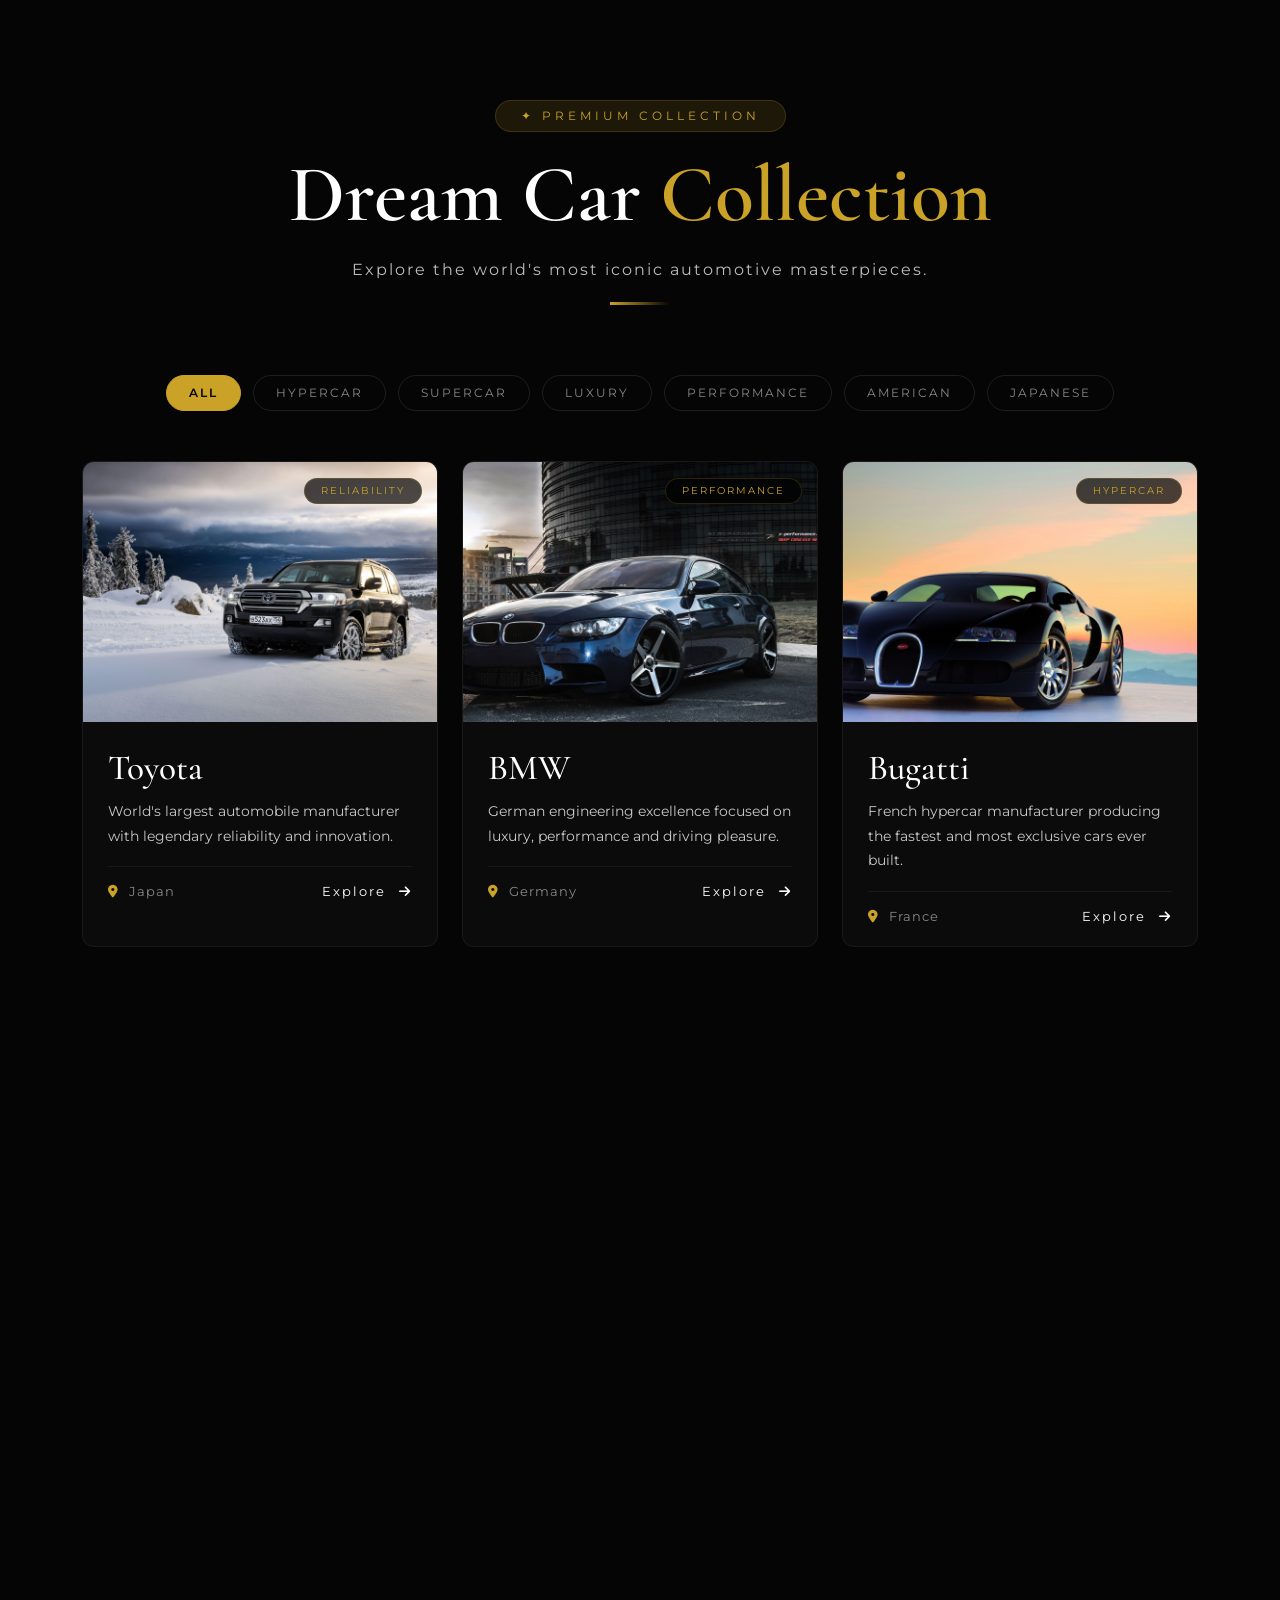
<file: car-collection/car-collection.html>
<!DOCTYPE html>
<html lang="en">

<head>
    <meta charset="UTF-8">
    <meta name="viewport" content="width=device-width, initial-scale=1.0">
    <title>Velocita Moto | Car Collection</title>

      <!-- FAVICON - Full Package -->
    <!-- ========================================== -->
    <link rel="icon" type="image/x-icon" href="../img/favicon_io/favicon.ico">
    <link rel="icon" type="image/png" sizes="16x16" href="../img/favicon_io/favicon-16x16.png">
    <link rel="icon" type="image/png" sizes="32x32" href="../img/favicon_io/favicon-32x32.png">
    <link rel="apple-touch-icon" sizes="180x180" href="../img/favicon_io/apple-touch-icon.png">
    <link rel="icon" type="image/png" sizes="192x192" href="../img/favicon_io/android-chrome-192x192.png">
    <link rel="icon" type="image/png" sizes="512x512" href="../img/favicon_io/android-chrome-512x512.png">
    <link rel="manifest" href="../img/favicon_io/site.webmanifest">

    <!-- Bootstrap 5 -->
    <link href="https://cdn.jsdelivr.net/npm/bootstrap@5.3.8/dist/css/bootstrap.min.css" rel="stylesheet">

    <!-- Font Awesome -->
    <link rel="stylesheet" href="https://cdnjs.cloudflare.com/ajax/libs/font-awesome/6.5.1/css/all.min.css">

    <!-- Google Fonts -->
    <link
        href="https://fonts.googleapis.com/css2?family=Cormorant+Garamond:wght@400;500;600;700&family=Montserrat:wght@300;400;500;600&display=swap"
        rel="stylesheet">

    <!-- AOS -->
    <link href="https://unpkg.com/aos@2.3.4/dist/aos.css" rel="stylesheet">

    <link rel="stylesheet" href="style22.css">
</head>

<body>

    <!-- ========================================== -->
    <!-- COLLECTION SECTION -->
    <!-- ========================================== -->
    <section class="collection-section" data-aos="fade-up">

        <div class="container">

            <div class="section-header" data-aos="fade-up" data-aos-delay="100">
                <span class="section-tag">✦ Premium Collection</span>
                <h1 class="page-title">
                    Dream Car <span>Collection</span>
                </h1>
                <p class="page-subtitle">
                    Explore the world's most iconic automotive masterpieces.
                </p>
                <div class="header-divider"></div>
            </div>

            <!-- Filter Buttons -->
            <div class="filter-buttons" data-aos="fade-up" data-aos-delay="150">
                <button class="filter-btn active" data-filter="all">All</button>
                <button class="filter-btn" data-filter="hypercar">Hypercar</button>
                <button class="filter-btn" data-filter="supercar">Supercar</button>
                <button class="filter-btn" data-filter="luxury">Luxury</button>
                <button class="filter-btn" data-filter="performance">Performance</button>
                <button class="filter-btn" data-filter="american">American</button>
                <button class="filter-btn" data-filter="japanese">Japanese</button>
            </div>

            <div class="row g-4" id="carGrid">

                <!-- Card 1 - Toyota (Japanese) -->
                <div class="col-lg-4 col-md-6" data-category="japanese" data-aos="flip-up" data-aos-delay="100">
                    <div class="car-card">
                        <div class="card-image">
                            <img src="img/card-img/img1.jpg" alt="Toyota">
                            <div class="card-overlay">
                                <span class="card-tag">Reliability</span>
                            </div>
                        </div>
                        <div class="card-content">
                            <h3>Toyota</h3>
                            <p>World's largest automobile manufacturer with legendary reliability and innovation.</p>
                            <div class="card-footer">
                                <span class="card-country"><i class="fas fa-map-marker-alt"></i> Japan</span>
                                <a href="#" class="btn-explore-card">Explore <i class="fas fa-arrow-right"></i></a>
                            </div>
                        </div>
                    </div>
                </div>

                <!-- Card 2 - BMW (Performance) -->
                <div class="col-lg-4 col-md-6" data-category="performance" data-aos="flip-up" data-aos-delay="150">
                    <div class="car-card">
                        <div class="card-image">
                            <img src="img/card-img/img2.jpg" alt="BMW">
                            <div class="card-overlay">
                                <span class="card-tag">Performance</span>
                            </div>
                        </div>
                        <div class="card-content">
                            <h3>BMW</h3>
                            <p>German engineering excellence focused on luxury, performance and driving pleasure.</p>
                            <div class="card-footer">
                                <span class="card-country"><i class="fas fa-map-marker-alt"></i> Germany</span>
                                <a href="#" class="btn-explore-card">Explore <i class="fas fa-arrow-right"></i></a>
                            </div>
                        </div>
                    </div>
                </div>

                <!-- Card 3 - Bugatti (Hypercar) -->
                <div class="col-lg-4 col-md-6" data-category="hypercar" data-aos="flip-up" data-aos-delay="200">
                    <div class="car-card">
                        <div class="card-image">
                            <img src="img/card-img/img3.jpg" alt="Bugatti">
                            <div class="card-overlay">
                                <span class="card-tag">Hypercar</span>
                            </div>
                        </div>
                        <div class="card-content">
                            <h3>Bugatti</h3>
                            <p>French hypercar manufacturer producing the fastest and most exclusive cars ever built.
                            </p>
                            <div class="card-footer">
                                <span class="card-country"><i class="fas fa-map-marker-alt"></i> France</span>
                                <a href="#" class="btn-explore-card">Explore <i class="fas fa-arrow-right"></i></a>
                            </div>
                        </div>
                    </div>
                </div>

                <!-- Card 4 - Honda (Japanese) -->
                <div class="col-lg-4 col-md-6" data-category="japanese" data-aos="flip-up" data-aos-delay="250">
                    <div class="car-card">
                        <div class="card-image">
                            <img src="img/card-img/img4.jpg" alt="Honda">
                            <div class="card-overlay">
                                <span class="card-tag">Innovation</span>
                            </div>
                        </div>
                        <div class="card-content">
                            <h3>Honda</h3>
                            <p>Innovation, efficiency and reliability combined in one globally renowned brand.</p>
                            <div class="card-footer">
                                <span class="card-country"><i class="fas fa-map-marker-alt"></i> Japan</span>
                                <a href="#" class="btn-explore-card">Explore <i class="fas fa-arrow-right"></i></a>
                            </div>
                        </div>
                    </div>
                </div>

                <!-- Card 5 - Jaguar (Luxury) -->
                <div class="col-lg-4 col-md-6" data-category="luxury" data-aos="flip-up" data-aos-delay="300">
                    <div class="car-card">
                        <div class="card-image">
                            <img src="img/card-img/img5.jpg" alt="Jaguar">
                            <div class="card-overlay">
                                <span class="card-tag">Luxury</span>
                            </div>
                        </div>
                        <div class="card-content">
                            <h3>Jaguar</h3>
                            <p>British luxury vehicles blending timeless elegance with thrilling performance.</p>
                            <div class="card-footer">
                                <span class="card-country"><i class="fas fa-map-marker-alt"></i> United Kingdom</span>
                                <a href="#" class="btn-explore-card">Explore <i class="fas fa-arrow-right"></i></a>
                            </div>
                        </div>
                    </div>
                </div>

                <!-- Card 6 - Mitsubishi (Japanese) -->
                <div class="col-lg-4 col-md-6" data-category="japanese" data-aos="flip-up" data-aos-delay="350">
                    <div class="car-card">
                        <div class="card-image">
                            <img src="img/card-img/img6.jpg" alt="Mitsubishi">
                            <div class="card-overlay">
                                <span class="card-tag">Durable</span>
                            </div>
                        </div>
                        <div class="card-content">
                            <h3>Mitsubishi</h3>
                            <p>Japanese automotive giant known for innovation, durability and off-road capability.</p>
                            <div class="card-footer">
                                <span class="card-country"><i class="fas fa-map-marker-alt"></i> Japan</span>
                                <a href="#" class="btn-explore-card">Explore <i class="fas fa-arrow-right"></i></a>
                            </div>
                        </div>
                    </div>
                </div>

                <!-- Card 7 - Hyundai (Performance) -->
                <div class="col-lg-4 col-md-6" data-category="performance" data-aos="flip-up" data-aos-delay="400">
                    <div class="car-card">
                        <div class="card-image">
                            <img src="img/card-img/img7.jpg" alt="Hyundai">
                            <div class="card-overlay">
                                <span class="card-tag">Modern</span>
                            </div>
                        </div>
                        <div class="card-content">
                            <h3>Hyundai</h3>
                            <p>Global automotive leader delivering modern design, technology and value.</p>
                            <div class="card-footer">
                                <span class="card-country"><i class="fas fa-map-marker-alt"></i> South Korea</span>
                                <a href="#" class="btn-explore-card">Explore <i class="fas fa-arrow-right"></i></a>
                            </div>
                        </div>
                    </div>
                </div>

                <!-- Card 8 - Lexus (Luxury) -->
                <div class="col-lg-4 col-md-6" data-category="luxury" data-aos="flip-up" data-aos-delay="450">
                    <div class="car-card">
                        <div class="card-image">
                            <img src="img/card-img/img8.jpg" alt="Lexus">
                            <div class="card-overlay">
                                <span class="card-tag">Refinement</span>
                            </div>
                        </div>
                        <div class="card-content">
                            <h3>Lexus</h3>
                            <p>Luxury division of Toyota renowned for comfort, refinement and hybrid innovation.</p>
                            <div class="card-footer">
                                <span class="card-country"><i class="fas fa-map-marker-alt"></i> Japan</span>
                                <a href="#" class="btn-explore-card">Explore <i class="fas fa-arrow-right"></i></a>
                            </div>
                        </div>
                    </div>
                </div>

                <!-- Card 9 - Chevrolet (American) -->
                <div class="col-lg-4 col-md-6" data-category="american" data-aos="flip-up" data-aos-delay="500">
                    <div class="car-card">
                        <div class="card-image">
                            <img src="img/card-img/img9.jpg" alt="Chevrolet">
                            <div class="card-overlay">
                                <span class="card-tag">American</span>
                            </div>
                        </div>
                        <div class="card-content">
                            <h3>Chevrolet</h3>
                            <p>American automotive icon with a rich history of innovation and muscle car heritage.</p>
                            <div class="card-footer">
                                <span class="card-country"><i class="fas fa-map-marker-alt"></i> USA</span>
                                <a href="#" class="btn-explore-card">Explore <i class="fas fa-arrow-right"></i></a>
                            </div>
                        </div>
                    </div>
                </div>

                <!-- Card 10 - Ferrari (Supercar) -->
                <div class="col-lg-4 col-md-6" data-category="supercar" data-aos="flip-up" data-aos-delay="550">
                    <div class="car-card">
                        <div class="card-image">
                            <img src="img/card-img/img10.jpg" alt="Ferrari">
                            <div class="card-overlay">
                                <span class="card-tag">Supercar</span>
                            </div>
                        </div>
                        <div class="card-content">
                            <h3>Ferrari</h3>
                            <p>Italian supercar legend synonymous with speed, prestige and racing heritage.</p>
                            <div class="card-footer">
                                <span class="card-country"><i class="fas fa-map-marker-alt"></i> Italy</span>
                                <a href="#" class="btn-explore-card">Explore <i class="fas fa-arrow-right"></i></a>
                            </div>
                        </div>
                    </div>
                </div>

                <!-- Card 11 - Suzuki (Japanese) -->
                <div class="col-lg-4 col-md-6" data-category="japanese" data-aos="flip-up" data-aos-delay="600">
                    <div class="car-card">
                        <div class="card-image">
                            <img src="img/card-img/img11.jpg" alt="Suzuki">
                            <div class="card-overlay">
                                <span class="card-tag">Compact</span>
                            </div>
                        </div>
                        <div class="card-content">
                            <h3>Suzuki</h3>
                            <p>Compact, efficient and reliable vehicles loved worldwide for their practicality.</p>
                            <div class="card-footer">
                                <span class="card-country"><i class="fas fa-map-marker-alt"></i> Japan</span>
                                <a href="#" class="btn-explore-card">Explore <i class="fas fa-arrow-right"></i></a>
                            </div>
                        </div>
                    </div>
                </div>

                <!-- Card 12 - GMC (American) -->
                <div class="col-lg-4 col-md-6" data-category="american" data-aos="flip-up" data-aos-delay="650">
                    <div class="car-card">
                        <div class="card-image">
                            <img src="img/card-img/img12.jpg" alt="GMC">
                            <div class="card-overlay">
                                <span class="card-tag">Tough</span>
                            </div>
                        </div>
                        <div class="card-content">
                            <h3>GMC</h3>
                            <p>Premium trucks and SUVs built with American strength, capability and durability.</p>
                            <div class="card-footer">
                                <span class="card-country"><i class="fas fa-map-marker-alt"></i> USA</span>
                                <a href="#" class="btn-explore-card">Explore <i class="fas fa-arrow-right"></i></a>
                            </div>
                        </div>
                    </div>
                </div>

                <!-- Card 13 - Audi (Performance) -->
                <div class="col-lg-4 col-md-6" data-category="performance" data-aos="flip-up" data-aos-delay="700">
                    <div class="car-card">
                        <div class="card-image">
                            <img src="img/card-img/img13.jpg" alt="Audi">
                            <div class="card-overlay">
                                <span class="card-tag">Progressive</span>
                            </div>
                        </div>
                        <div class="card-content">
                            <h3>Audi</h3>
                            <p>Progressive luxury with advanced German engineering and quattro all-wheel drive.</p>
                            <div class="card-footer">
                                <span class="card-country"><i class="fas fa-map-marker-alt"></i> Germany</span>
                                <a href="#" class="btn-explore-card">Explore <i class="fas fa-arrow-right"></i></a>
                            </div>
                        </div>
                    </div>
                </div>

                <!-- Card 14 - Lamborghini (Supercar) -->
                <div class="col-lg-4 col-md-6" data-category="supercar" data-aos="flip-up" data-aos-delay="750">
                    <div class="car-card">
                        <div class="card-image">
                            <img src="img/card-img/img14.jpg" alt="Lamborghini">
                            <div class="card-overlay">
                                <span class="card-tag">Extreme</span>
                            </div>
                        </div>
                        <div class="card-content">
                            <h3>Lamborghini</h3>
                            <p>Extreme performance and breathtaking Italian design that defines the supercar world.</p>
                            <div class="card-footer">
                                <span class="card-country"><i class="fas fa-map-marker-alt"></i> Italy</span>
                                <a href="#" class="btn-explore-card">Explore <i class="fas fa-arrow-right"></i></a>
                            </div>
                        </div>
                    </div>
                </div>

                <!-- Card 15 - Bentley (Luxury) -->
                <div class="col-lg-4 col-md-6" data-category="luxury" data-aos="flip-up" data-aos-delay="800">
                    <div class="car-card">
                        <div class="card-image">
                            <img src="img/card-img/img15.jpg" alt="Bentley">
                            <div class="card-overlay">
                                <span class="card-tag">Handcrafted</span>
                            </div>
                        </div>
                        <div class="card-content">
                            <h3>Bentley</h3>
                            <p>British handcrafted luxury and unmatched refinement for the world's elite.</p>
                            <div class="card-footer">
                                <span class="card-country"><i class="fas fa-map-marker-alt"></i> United Kingdom</span>
                                <a href="#" class="btn-explore-card">Explore <i class="fas fa-arrow-right"></i></a>
                            </div>
                        </div>
                    </div>
                </div>

            </div>

            <!-- Load More Button -->
            <div class="text-center mt-5" data-aos="fade-up" data-aos-delay="100">
                <button class="btn-load-more" id="loadMoreBtn">
                    <i class="fas fa-plus-circle"></i> Load More Cars
                </button>
            </div>

        </div>

    </section>

    <!-- ========================================== -->
    <!-- FASTEST CARS SECTION -->
    <!-- ========================================== -->
    <section class="fastest-cars-section" data-aos="fade-up">

        <div class="container">

            <div class="section-header" data-aos="fade-up" data-aos-delay="100">
                <span class="section-tag">⚡ Speed Kings</span>
                <h2 class="fastest-title">
                    Fastest Cars <span>On Earth</span>
                </h2>
                <p class="fastest-subtitle">
                    Engineering masterpieces built for ultimate speed and performance.
                </p>
                <div class="header-divider"></div>
            </div>

            <div class="fastest-grid">

                <div class="fastest-card" data-aos="flip-up" data-aos-delay="100">
                    <span class="rank">#1</span>
                    <div class="fastest-icon"><i class="fas fa-rocket"></i></div>
                    <h3>Koenigsegg Jesko Absolut</h3>
                    <p>Estimated Top Speed: <strong>531+ km/h</strong></p>
                    <div class="fastest-detail">
                        <span><i class="fas fa-tachometer-alt"></i> 1,600 HP</span>
                        <span><i class="fas fa-clock"></i> 0-60: 2.5s</span>
                    </div>
                </div>

                <div class="fastest-card" data-aos="flip-up" data-aos-delay="200">
                    <span class="rank">#2</span>
                    <div class="fastest-icon"><i class="fas fa-bolt"></i></div>
                    <h3>Bugatti Chiron Super Sport 300+</h3>
                    <p>Top Speed: <strong>490 km/h</strong></p>
                    <div class="fastest-detail">
                        <span><i class="fas fa-tachometer-alt"></i> 1,578 HP</span>
                        <span><i class="fas fa-clock"></i> 0-60: 2.4s</span>
                    </div>
                </div>

                <div class="fastest-card" data-aos="flip-up" data-aos-delay="300">
                    <span class="rank">#3</span>
                    <div class="fastest-icon"><i class="fas fa-car"></i></div>
                    <h3>SSC Tuatara</h3>
                    <p>Top Speed: <strong>474 km/h</strong></p>
                    <div class="fastest-detail">
                        <span><i class="fas fa-tachometer-alt"></i> 1,750 HP</span>
                        <span><i class="fas fa-clock"></i> 0-60: 2.5s</span>
                    </div>
                </div>

                <div class="fastest-card" data-aos="flip-up" data-aos-delay="400">
                    <span class="rank">#4</span>
                    <div class="fastest-icon"><i class="fas fa-fire"></i></div>
                    <h3>Hennessey Venom F5</h3>
                    <p>Top Speed: <strong>437+ km/h</strong></p>
                    <div class="fastest-detail">
                        <span><i class="fas fa-tachometer-alt"></i> 1,817 HP</span>
                        <span><i class="fas fa-clock"></i> 0-60: 2.6s</span>
                    </div>
                </div>

            </div>

        </div>

    </section>

    <!-- ========================================== -->
    <!-- STATS COUNTER SECTION (NEW) -->
    <!-- ========================================== -->
    <section class="stats-counter-section" data-aos="fade-up">
        <div class="container">
            <div class="stats-counter-grid">
                <div class="stat-counter-item" data-aos="zoom-in" data-aos-delay="100">
                    <div class="stat-number" data-count="500">0</div>
                    <span class="stat-label">Premium Cars</span>
                </div>
                <div class="stat-counter-item" data-aos="zoom-in" data-aos-delay="200">
                    <div class="stat-number" data-count="40">0</div>
                    <span class="stat-label">Global Brands</span>
                </div>
                <div class="stat-counter-item" data-aos="zoom-in" data-aos-delay="300">
                    <div class="stat-number" data-count="15">0</div>
                    <span class="stat-label">Luxury Brands</span>
                </div>
                <div class="stat-counter-item" data-aos="zoom-in" data-aos-delay="400">
                    <div class="stat-number" data-count="100">0</div>
                    <span class="stat-label">Happy Clients</span>
                </div>
            </div>
        </div>
    </section>

    <!-- ========================================== -->
    <!-- BRAND SHOWCASE SECTION (NEW) -->
    <!-- ========================================== -->
    <section class="brand-showcase-section" data-aos="fade-up">
        <div class="container">
            <div class="section-header" data-aos="fade-up" data-aos-delay="100">
                <span class="section-tag">★ Brand Showcase</span>
                <h2 class="showcase-title">
                    Iconic <span>Automotive</span> Brands
                </h2>
                <p class="showcase-subtitle">
                    Discover the legends that have shaped the automotive world.
                </p>
                <div class="header-divider"></div>
            </div>

            <div class="brand-logos-grid" data-aos="fade-up" data-aos-delay="150">
                <div class="brand-logo-item" data-aos="zoom-in" data-aos-delay="100">
                    <i class="fas fa-car"></i>
                    <span>BMW</span>
                </div>
                <div class="brand-logo-item" data-aos="zoom-in" data-aos-delay="120">
                    <i class="fas fa-car"></i>
                    <span>Audi</span>
                </div>
                <div class="brand-logo-item" data-aos="zoom-in" data-aos-delay="140">
                    <i class="fas fa-car"></i>
                    <span>Mercedes</span>
                </div>
                <div class="brand-logo-item" data-aos="zoom-in" data-aos-delay="160">
                    <i class="fas fa-car"></i>
                    <span>Porsche</span>
                </div>
                <div class="brand-logo-item" data-aos="zoom-in" data-aos-delay="180">
                    <i class="fas fa-car"></i>
                    <span>Ferrari</span>
                </div>
                <div class="brand-logo-item" data-aos="zoom-in" data-aos-delay="200">
                    <i class="fas fa-car"></i>
                    <span>Lamborghini</span>
                </div>
                <div class="brand-logo-item" data-aos="zoom-in" data-aos-delay="220">
                    <i class="fas fa-car"></i>
                    <span>Bugatti</span>
                </div>
                <div class="brand-logo-item" data-aos="zoom-in" data-aos-delay="240">
                    <i class="fas fa-car"></i>
                    <span>Rolls-Royce</span>
                </div>
                <div class="brand-logo-item" data-aos="zoom-in" data-aos-delay="260">
                    <i class="fas fa-car"></i>
                    <span>Bentley</span>
                </div>
                <div class="brand-logo-item" data-aos="zoom-in" data-aos-delay="280">
                    <i class="fas fa-car"></i>
                    <span>Maserati</span>
                </div>
                <div class="brand-logo-item" data-aos="zoom-in" data-aos-delay="300">
                    <i class="fas fa-car"></i>
                    <span>Aston Martin</span>
                </div>
                <div class="brand-logo-item" data-aos="zoom-in" data-aos-delay="320">
                    <i class="fas fa-car"></i>
                    <span>McLaren</span>
                </div>
            </div>
        </div>
    </section>

    <!-- ========================================== -->
    <!-- BACK TO HOME BUTTON -->
    <!-- ========================================== -->
    <a href="../index.html" class="back-home-btn" data-aos="fade-up" data-aos-delay="100">
        <i class="fas fa-arrow-left"></i>
        <span>Back to Home</span>
    </a>

    <!-- ========================================== -->
    <!-- SCRIPTS -->
    <!-- ========================================== -->
    <script src="https://cdn.jsdelivr.net/npm/bootstrap@5.3.8/dist/js/bootstrap.bundle.min.js"></script>
    <script src="https://unpkg.com/aos@2.3.4/dist/aos.js"></script>
    <script>
        AOS.init({
            duration: 800,
            easing: 'ease-in-out',
            once: false,
            mirror: true,
            offset: 80
        });
        // ... বাকি JS কোড
    </script>

    <!-- ========================================== -->
    <!-- SCRIPTS -->
    <!-- ========================================== -->
    <script src="https://cdn.jsdelivr.net/npm/bootstrap@5.3.8/dist/js/bootstrap.bundle.min.js"></script>
    <script src="https://unpkg.com/aos@2.3.4/dist/aos.js"></script>
    <script>
        AOS.init({
            duration: 800,
            easing: 'ease-in-out',
            once: false,
            mirror: true,
            offset: 80
        });

        // ---------- FILTER BUTTONS ----------
        const filterButtons = document.querySelectorAll('.filter-btn');
        const carCards = document.querySelectorAll('.car-card');

        filterButtons.forEach(button => {
            button.addEventListener('click', function () {
                // Remove active class from all buttons
                filterButtons.forEach(btn => btn.classList.remove('active'));
                this.classList.add('active');

                const filterValue = this.getAttribute('data-filter');

                carCards.forEach(card => {
                    const parent = card.closest('.col-lg-4');
                    if (filterValue === 'all' || parent.getAttribute('data-category') === filterValue) {
                        parent.style.display = 'block';
                        setTimeout(() => {
                            parent.style.opacity = '1';
                            parent.style.transform = 'scale(1)';
                        }, 50);
                    } else {
                        parent.style.opacity = '0';
                        parent.style.transform = 'scale(0.8)';
                        setTimeout(() => {
                            parent.style.display = 'none';
                        }, 300);
                    }
                });
            });
        });

        // ---------- LOAD MORE BUTTON ----------
        const loadMoreBtn = document.getElementById('loadMoreBtn');
        let visibleCards = 9;
        const totalCards = document.querySelectorAll('#carGrid .col-lg-4').length;

        // Initially hide cards after 9
        document.querySelectorAll('#carGrid .col-lg-4').forEach((card, index) => {
            if (index >= 9) {
                card.style.display = 'none';
            }
        });

        loadMoreBtn.addEventListener('click', function () {
            const cards = document.querySelectorAll('#carGrid .col-lg-4');
            let newVisible = visibleCards + 6;

            cards.forEach((card, index) => {
                if (index >= visibleCards && index < newVisible && index < totalCards) {
                    card.style.display = 'block';
                    setTimeout(() => {
                        card.style.opacity = '1';
                        card.style.transform = 'scale(1)';
                    }, 100);
                }
            });

            visibleCards = Math.min(newVisible, totalCards);

            if (visibleCards >= totalCards) {
                this.style.display = 'none';
            }
        });

        // ---------- STATS COUNTER ----------
        const statNumbers = document.querySelectorAll('.stat-number');
        let countersStarted = false;
        const statsSection = document.querySelector('.stats-counter-section');

        function startCounters() {
            if (countersStarted) return;
            countersStarted = true;

            statNumbers.forEach(counter => {
                const target = parseInt(counter.getAttribute('data-count'));
                let count = 0;
                const speed = 120;

                const updateCount = () => {
                    const inc = Math.ceil(target / speed);
                    if (count < target) {
                        count = Math.min(count + inc, target);
                        counter.innerText = count;
                        requestAnimationFrame(updateCount);
                    } else {
                        counter.innerText = target + '+';
                    }
                };
                updateCount();
            });
        }

        if (statsSection) {
            const observer = new IntersectionObserver((entries) => {
                entries.forEach(entry => {
                    if (entry.isIntersecting) {
                        startCounters();
                        observer.unobserve(statsSection);
                    }
                });
            }, { threshold: 0.2 });
            observer.observe(statsSection);
        } else {
            setTimeout(startCounters, 800);
        }
    </script>

</body>

</html>
</file>
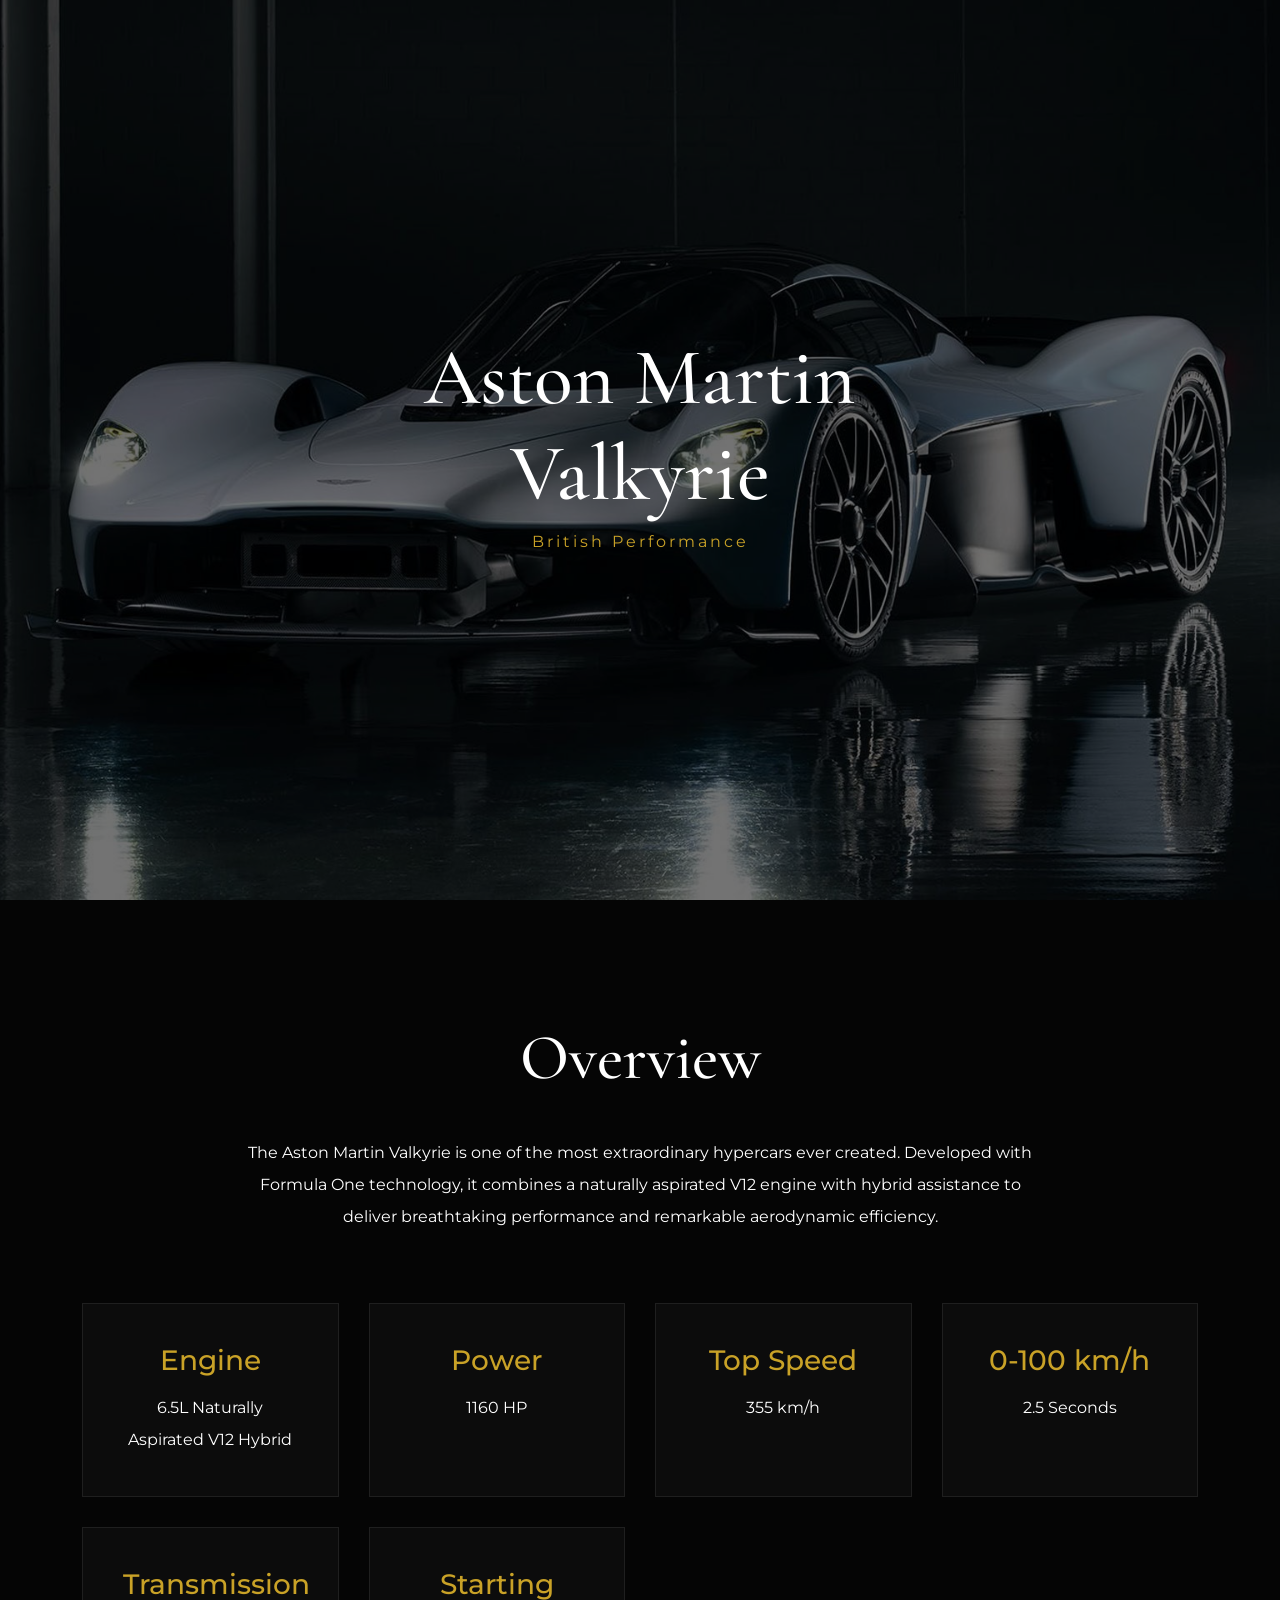
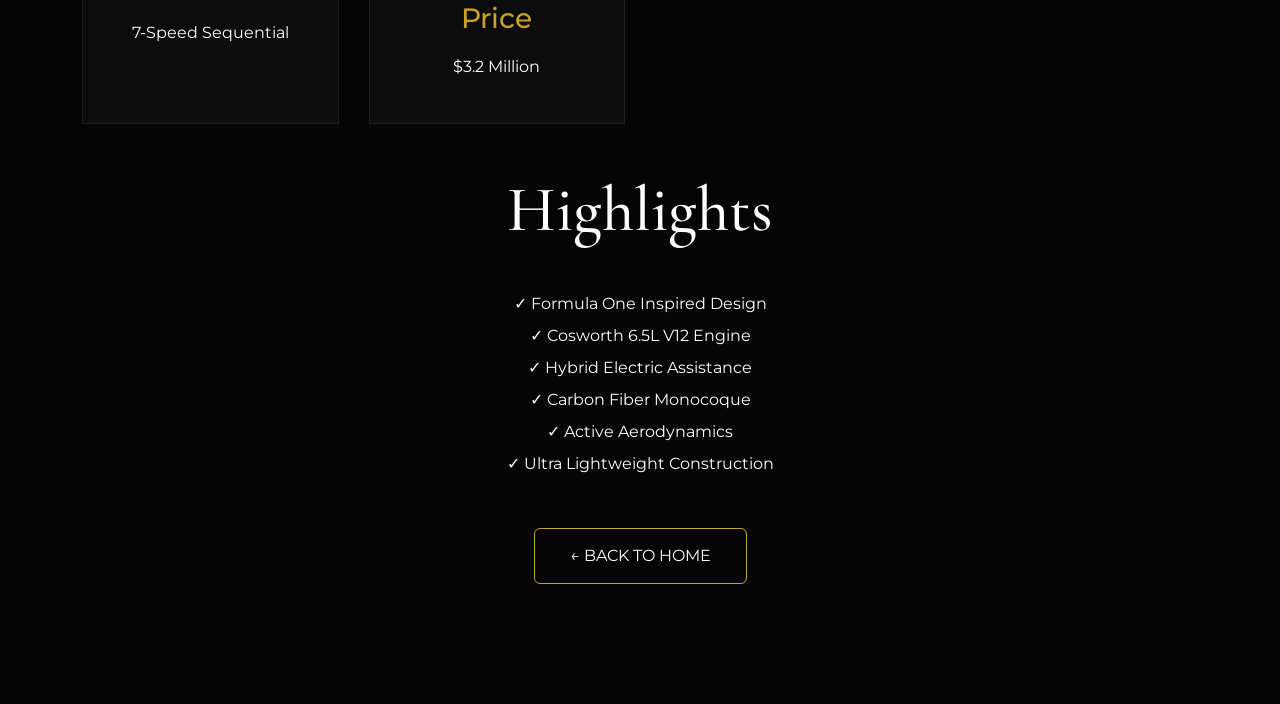
<file: luxuryCar/astonmartin.html>
<!DOCTYPE html>
<html lang="en">

<head>
    <meta charset="UTF-8">
    <meta name="viewport" content="width=device-width, initial-scale=1.0">
    <title>Aston Martin Valkyrie | Velocita Moto</title>

    <link href="https://cdn.jsdelivr.net/npm/bootstrap@5.3.8/dist/css/bootstrap.min.css" rel="stylesheet">

    <link href="https://fonts.googleapis.com/css2?family=Cormorant+Garamond:wght@400;600;700&family=Montserrat:wght@300;400;500&display=swap" rel="stylesheet">

    <link rel="stylesheet" href="car-details.css">
</head>

<body>

    <!-- Hero Section -->

    <section class="hero">

        <img src="img/showcase/astonmartin.jpg" alt="Aston Martin Valkyrie">

        <div class="hero-content">

            <h1>Aston Martin Valkyrie</h1>

            <p>British Performance</p>

        </div>

    </section>

    <!-- Details -->

    <section class="details">

        <div class="container">

            <h2>Overview</h2>

            <p>
                The Aston Martin Valkyrie is one of the most extraordinary
                hypercars ever created. Developed with Formula One technology,
                it combines a naturally aspirated V12 engine with hybrid
                assistance to deliver breathtaking performance and remarkable
                aerodynamic efficiency.
            </p>

            <div class="spec-grid">

                <div class="spec-card">
                    <h3>Engine</h3>
                    <p>6.5L Naturally Aspirated V12 Hybrid</p>
                </div>

                <div class="spec-card">
                    <h3>Power</h3>
                    <p>1160 HP</p>
                </div>

                <div class="spec-card">
                    <h3>Top Speed</h3>
                    <p>355 km/h</p>
                </div>

                <div class="spec-card">
                    <h3>0-100 km/h</h3>
                    <p>2.5 Seconds</p>
                </div>

                <div class="spec-card">
                    <h3>Transmission</h3>
                    <p>7-Speed Sequential</p>
                </div>

                <div class="spec-card">
                    <h3>Starting Price</h3>
                    <p>$3.2 Million</p>
                </div>

            </div>

            <div class="mt-5">

                <h2>Highlights</h2>

                <p>
                    ✓ Formula One Inspired Design<br>
                    ✓ Cosworth 6.5L V12 Engine<br>
                    ✓ Hybrid Electric Assistance<br>
                    ✓ Carbon Fiber Monocoque<br>
                    ✓ Active Aerodynamics<br>
                    ✓ Ultra Lightweight Construction
                </p>

            </div>

            <div class="text-center mt-5">

                <a href="../index.html" class="btn">
                    ← BACK TO HOME
                </a>

            </div>

        </div>

    </section>

    <script src="https://cdn.jsdelivr.net/npm/bootstrap@5.3.8/dist/js/bootstrap.bundle.min.js"></script>

</body>

</html>
</file>
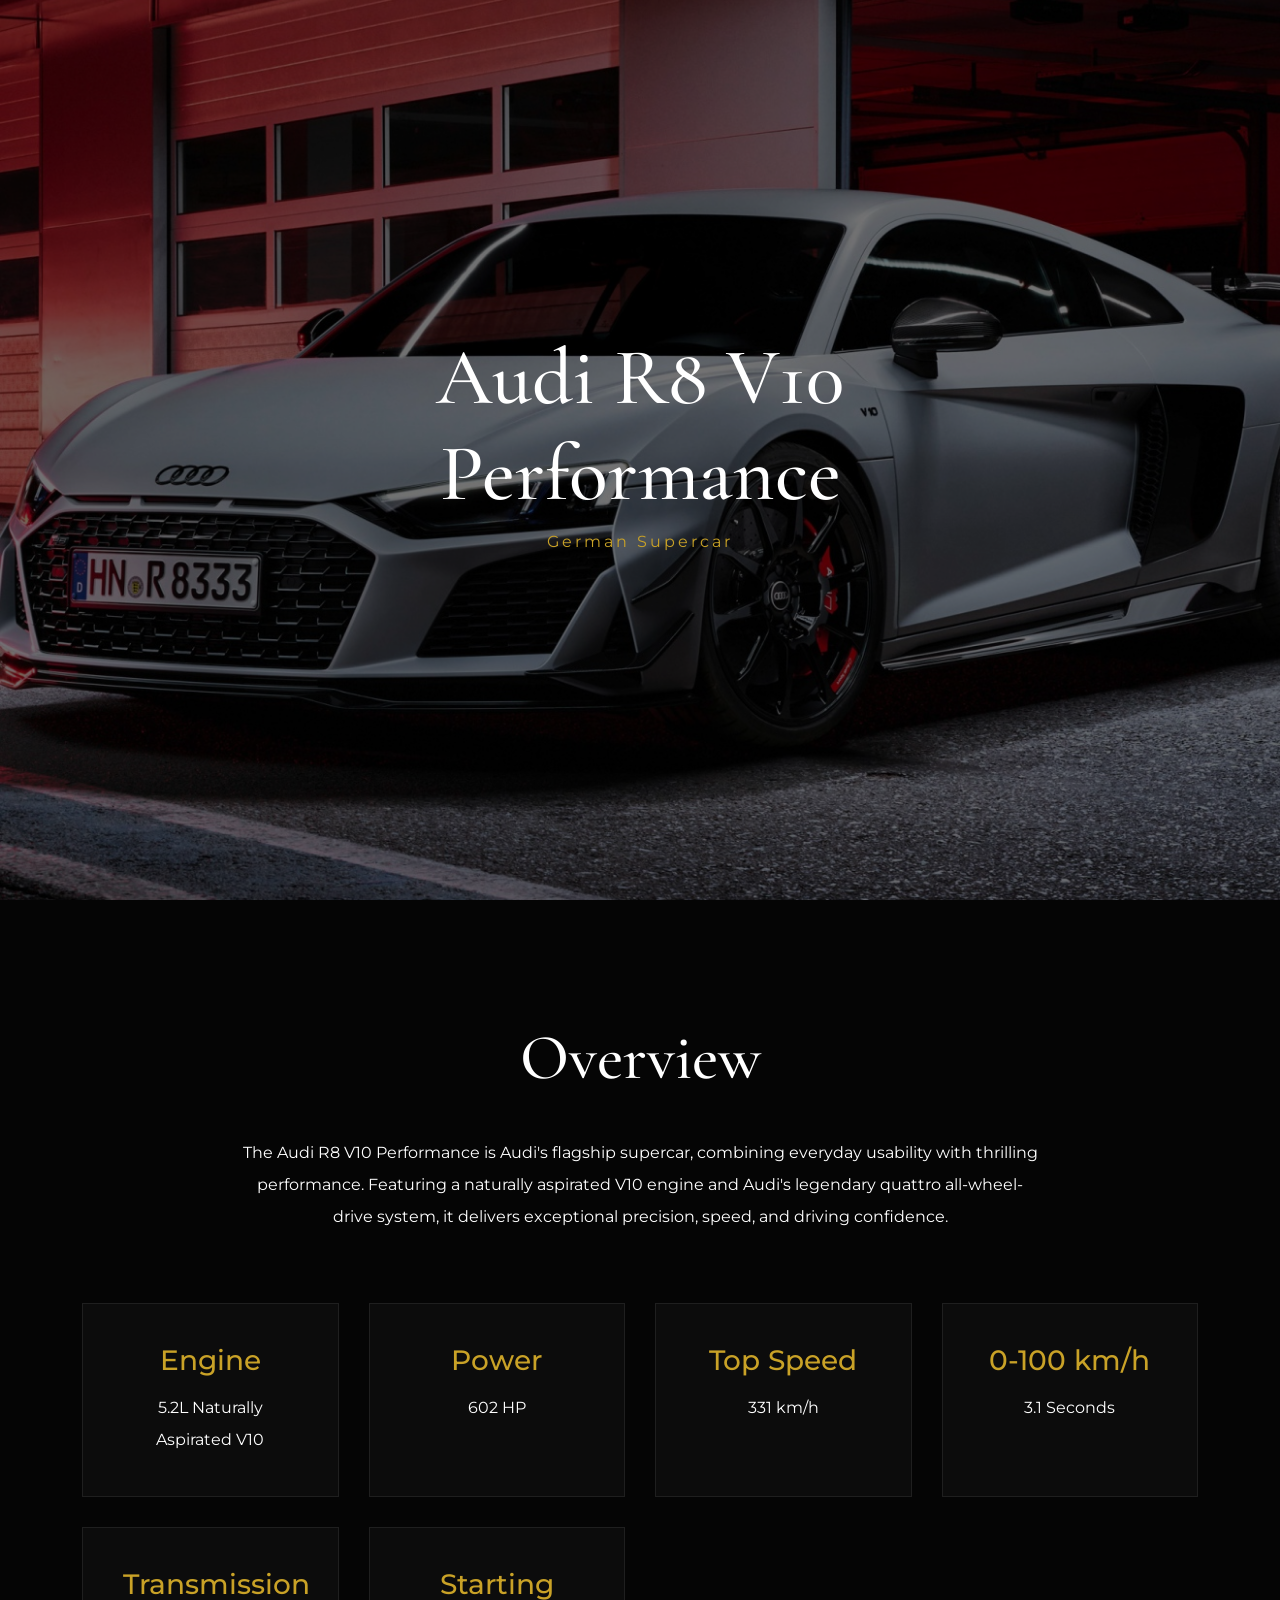
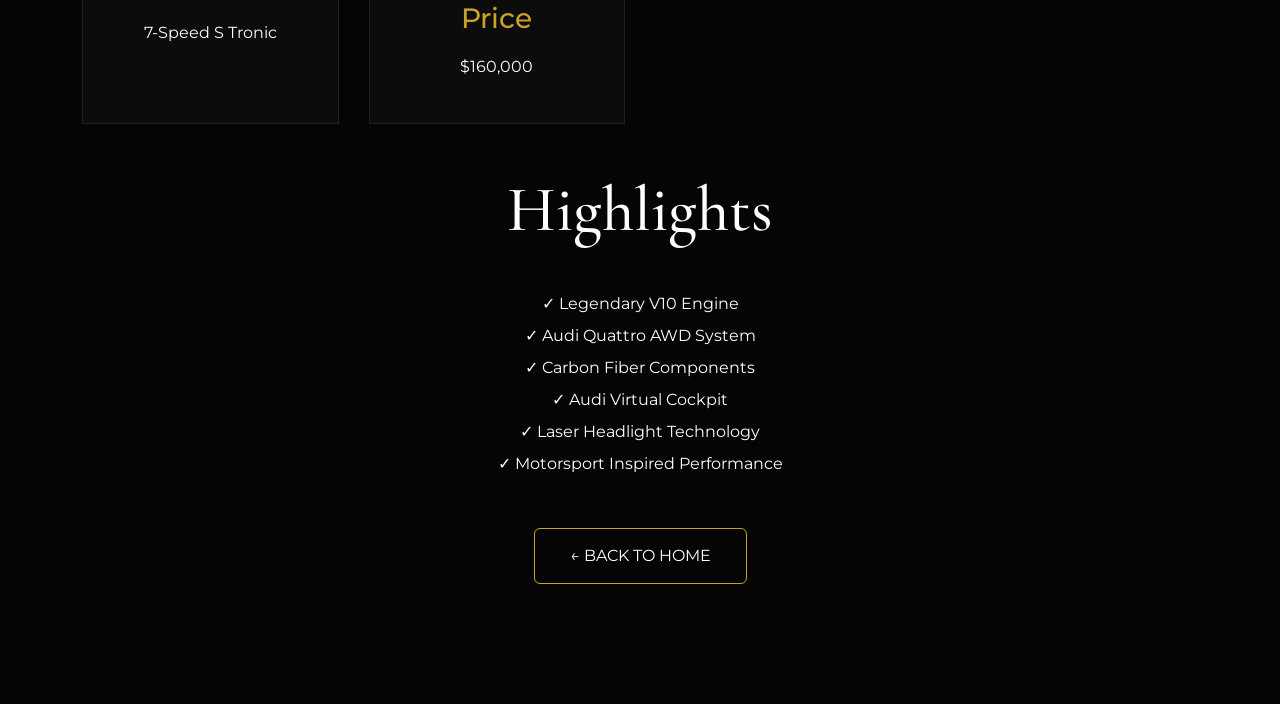
<file: luxuryCar/audi.html>
<!DOCTYPE html>
<html lang="en">

<head>
    <meta charset="UTF-8">
    <meta name="viewport" content="width=device-width, initial-scale=1.0">
    <title>Audi R8 V10 Performance | Velocita Moto</title>

    <!-- Bootstrap -->
    <link href="https://cdn.jsdelivr.net/npm/bootstrap@5.3.8/dist/css/bootstrap.min.css" rel="stylesheet">

    <!-- Google Fonts -->
    <link href="https://fonts.googleapis.com/css2?family=Cormorant+Garamond:wght@400;600;700&family=Montserrat:wght@300;400;500&display=swap" rel="stylesheet">

    <!-- Custom CSS -->
    <link rel="stylesheet" href="car-details.css">
</head>

<body>

    <!-- Hero Section -->

    <section class="hero">

        <img src="img/showcase/audi.jpg" alt="Audi R8 V10">

        <div class="hero-content">

            <h1>Audi R8 V10 Performance</h1>

            <p>German Supercar</p>

        </div>

    </section>

    <!-- Details Section -->

    <section class="details">

        <div class="container">

            <h2>Overview</h2>

            <p>
                The Audi R8 V10 Performance is Audi's flagship supercar,
                combining everyday usability with thrilling performance.
                Featuring a naturally aspirated V10 engine and Audi's
                legendary quattro all-wheel-drive system, it delivers
                exceptional precision, speed, and driving confidence.
            </p>

            <div class="spec-grid">

                <div class="spec-card">
                    <h3>Engine</h3>
                    <p>5.2L Naturally Aspirated V10</p>
                </div>

                <div class="spec-card">
                    <h3>Power</h3>
                    <p>602 HP</p>
                </div>

                <div class="spec-card">
                    <h3>Top Speed</h3>
                    <p>331 km/h</p>
                </div>

                <div class="spec-card">
                    <h3>0-100 km/h</h3>
                    <p>3.1 Seconds</p>
                </div>

                <div class="spec-card">
                    <h3>Transmission</h3>
                    <p>7-Speed S Tronic</p>
                </div>

                <div class="spec-card">
                    <h3>Starting Price</h3>
                    <p>$160,000</p>
                </div>

            </div>

            <div class="mt-5">

                <h2>Highlights</h2>

                <p>
                    ✓ Legendary V10 Engine<br>
                    ✓ Audi Quattro AWD System<br>
                    ✓ Carbon Fiber Components<br>
                    ✓ Audi Virtual Cockpit<br>
                    ✓ Laser Headlight Technology<br>
                    ✓ Motorsport Inspired Performance
                </p>

            </div>

            <div class="text-center mt-5">

                <a href="../index.html" class="btn">
                    ← BACK TO HOME
                </a>

            </div>

        </div>

    </section>

    <script src="https://cdn.jsdelivr.net/npm/bootstrap@5.3.8/dist/js/bootstrap.bundle.min.js"></script>

</body>

</html>
</file>
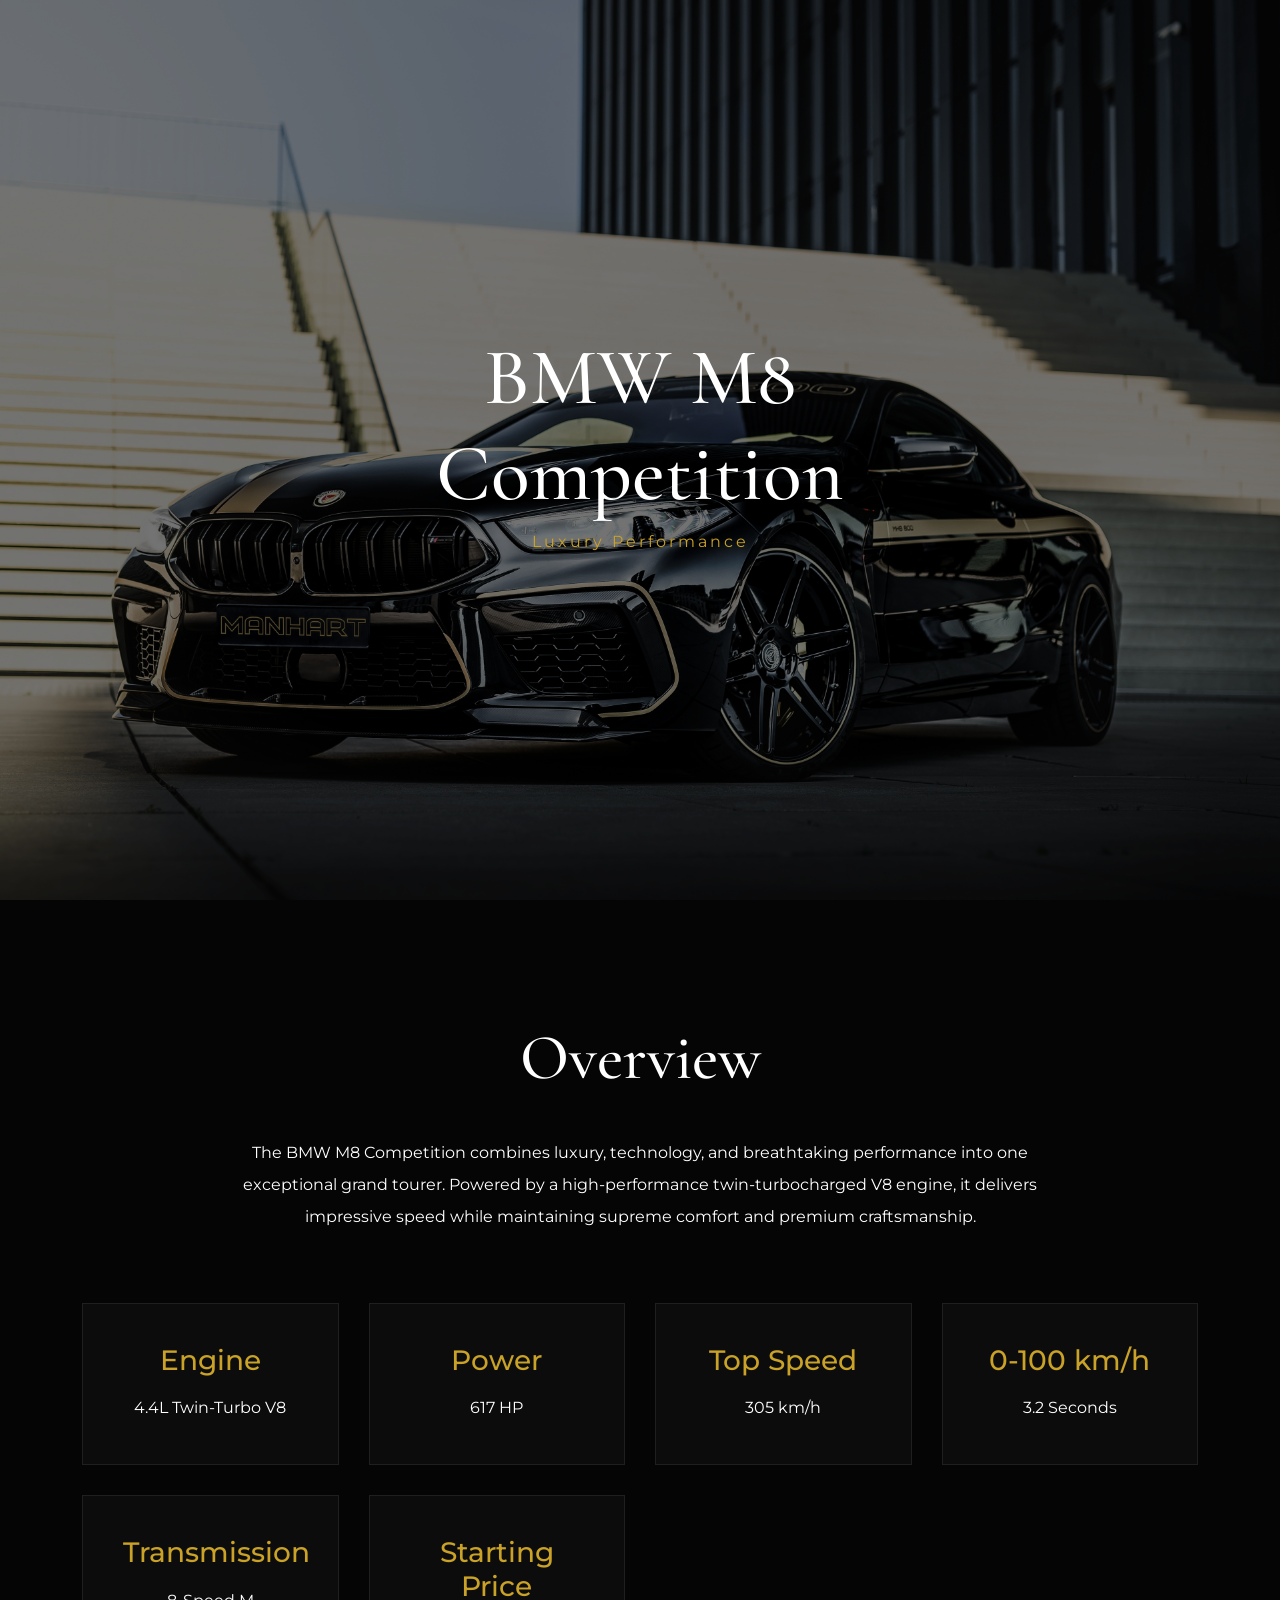
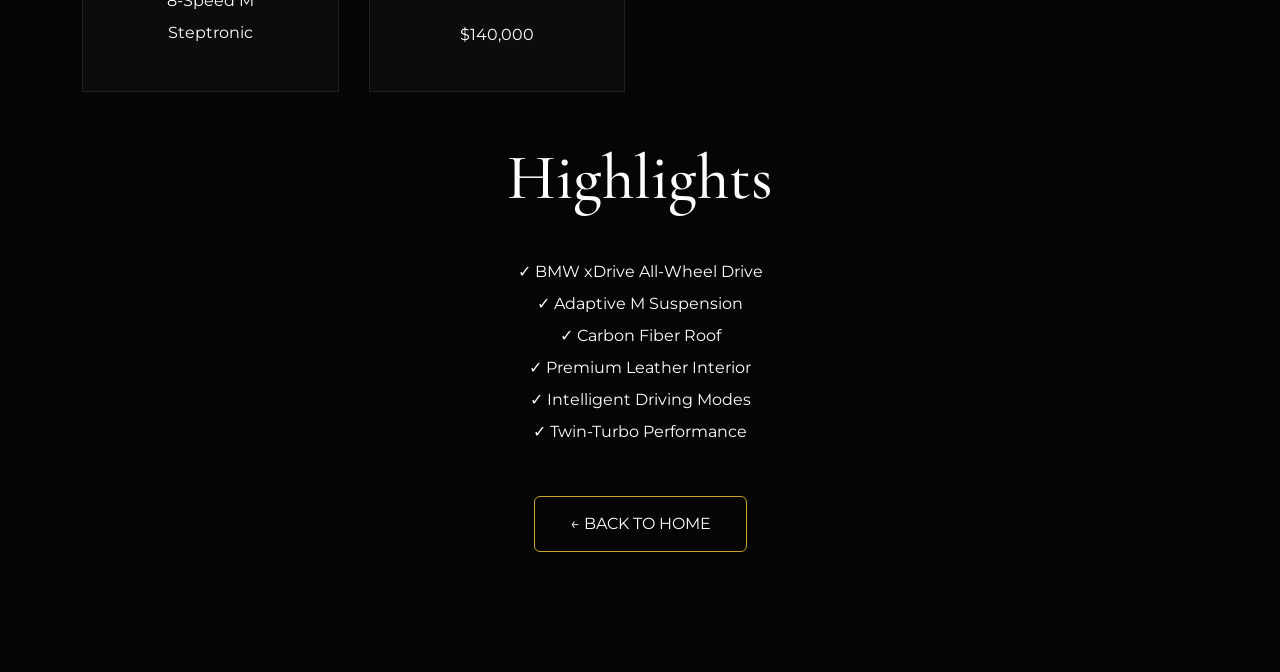
<file: luxuryCar/bmw.html>
<!DOCTYPE html>
<html lang="en">

<head>
    <meta charset="UTF-8">
    <meta name="viewport" content="width=device-width, initial-scale=1.0">
    <title>BMW M8 Competition | Velocita Moto</title>

    <!-- Bootstrap -->
    <link href="https://cdn.jsdelivr.net/npm/bootstrap@5.3.8/dist/css/bootstrap.min.css" rel="stylesheet">

    <!-- Google Fonts -->
    <link href="https://fonts.googleapis.com/css2?family=Cormorant+Garamond:wght@400;600;700&family=Montserrat:wght@300;400;500&display=swap" rel="stylesheet">

    <!-- Custom CSS -->
    <link rel="stylesheet" href="car-details.css">
</head>

<body>

    <!-- Hero Section -->

    <section class="hero">

        <img src="img/showcase/bmw.jpg" alt="BMW M8 Competition">

        <div class="hero-content">

            <h1>BMW M8 Competition</h1>

            <p>Luxury Performance</p>

        </div>

    </section>

    <!-- Details Section -->

    <section class="details">

        <div class="container">

            <h2>Overview</h2>

            <p>
                The BMW M8 Competition combines luxury, technology,
                and breathtaking performance into one exceptional grand tourer.
                Powered by a high-performance twin-turbocharged V8 engine,
                it delivers impressive speed while maintaining supreme comfort
                and premium craftsmanship.
            </p>

            <div class="spec-grid">

                <div class="spec-card">
                    <h3>Engine</h3>
                    <p>4.4L Twin-Turbo V8</p>
                </div>

                <div class="spec-card">
                    <h3>Power</h3>
                    <p>617 HP</p>
                </div>

                <div class="spec-card">
                    <h3>Top Speed</h3>
                    <p>305 km/h</p>
                </div>

                <div class="spec-card">
                    <h3>0-100 km/h</h3>
                    <p>3.2 Seconds</p>
                </div>

                <div class="spec-card">
                    <h3>Transmission</h3>
                    <p>8-Speed M Steptronic</p>
                </div>

                <div class="spec-card">
                    <h3>Starting Price</h3>
                    <p>$140,000</p>
                </div>

            </div>

            <div class="mt-5">

                <h2>Highlights</h2>

                <p>
                    ✓ BMW xDrive All-Wheel Drive<br>
                    ✓ Adaptive M Suspension<br>
                    ✓ Carbon Fiber Roof<br>
                    ✓ Premium Leather Interior<br>
                    ✓ Intelligent Driving Modes<br>
                    ✓ Twin-Turbo Performance
                </p>

            </div>

            <div class="text-center mt-5">

                <a href="../index.html" class="btn">
                    ← BACK TO HOME
                </a>

            </div>

        </div>

    </section>

    <script src="https://cdn.jsdelivr.net/npm/bootstrap@5.3.8/dist/js/bootstrap.bundle.min.js"></script>

</body>

</html>
</file>
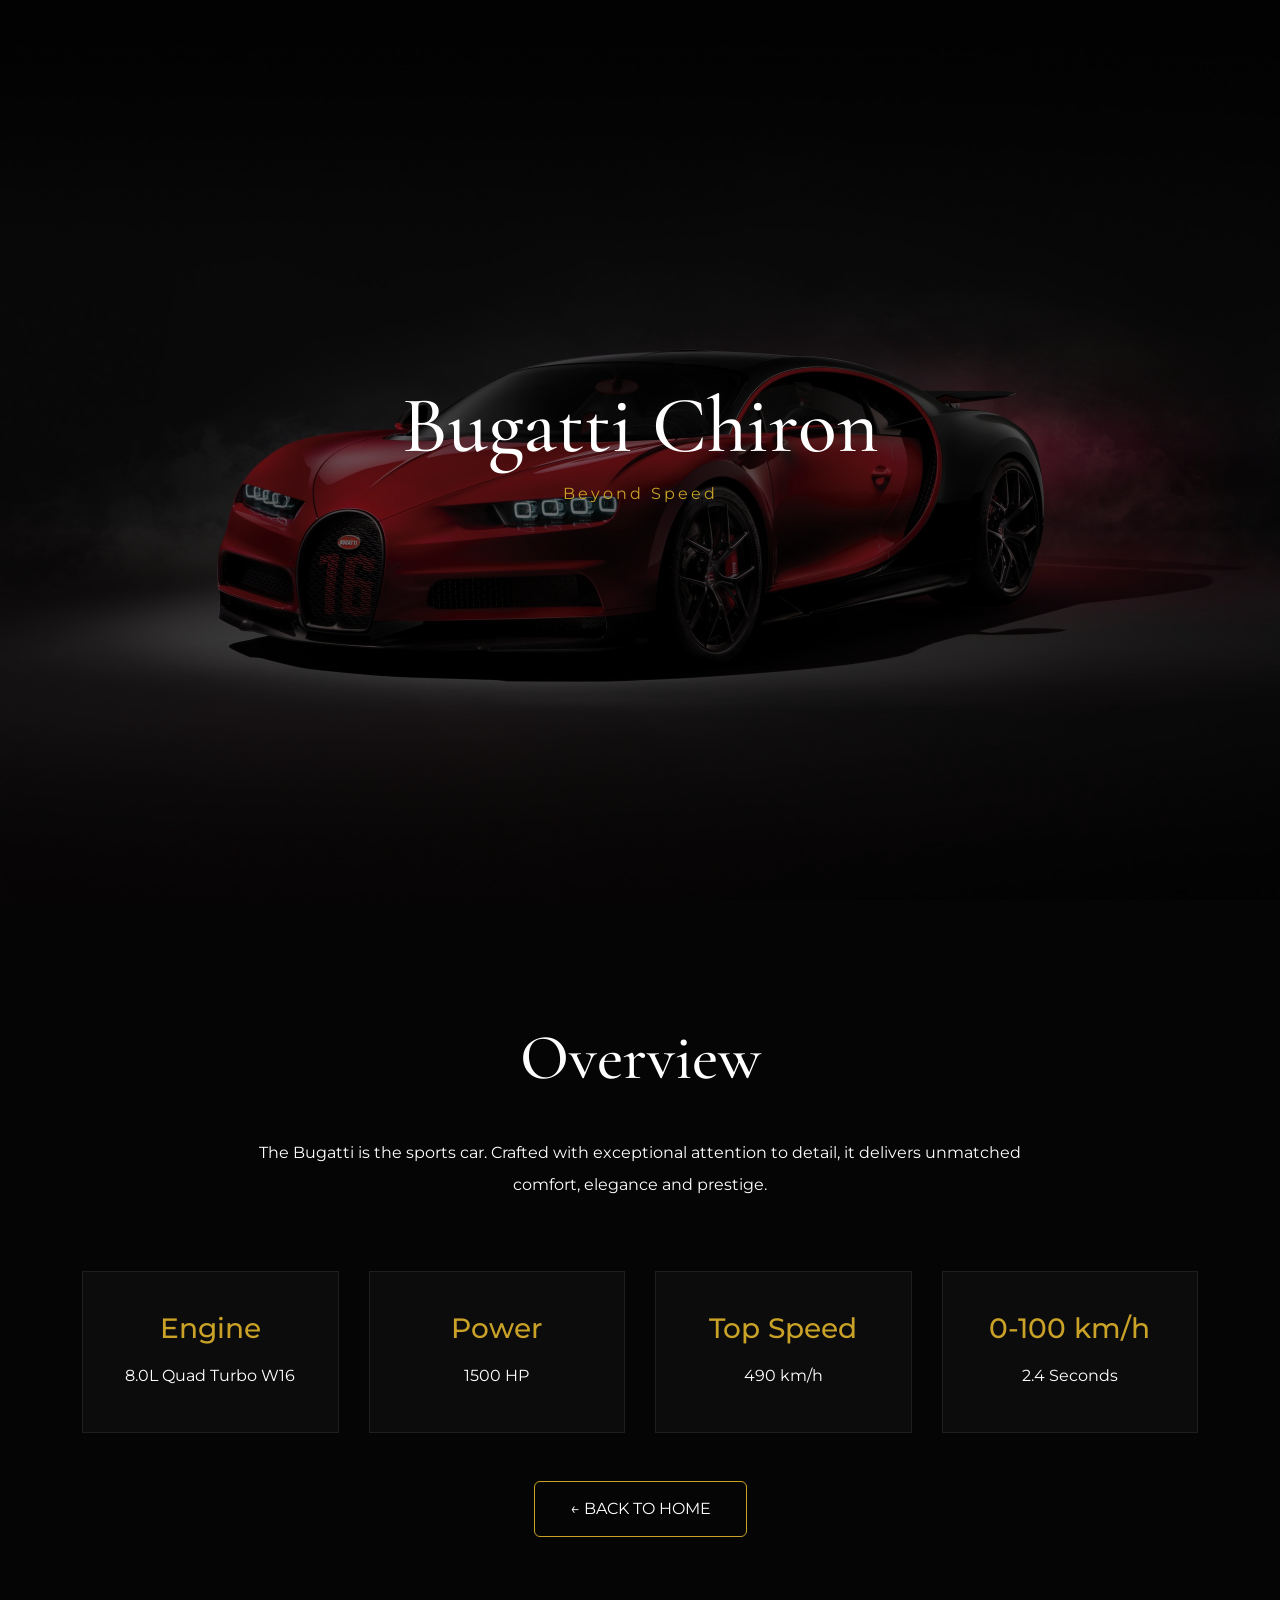
<file: luxuryCar/bugatti.html>
<!DOCTYPE html>
<html lang="en">

<head>
    <meta charset="UTF-8">
    <meta name="viewport" content="width=device-width, initial-scale=1.0">

    <title>Bugatti Chiron | Velocita Moto</title>

    <link href="https://cdn.jsdelivr.net/npm/bootstrap@5.3.8/dist/css/bootstrap.min.css" rel="stylesheet">

    <link
        href="https://fonts.googleapis.com/css2?family=Cormorant+Garamond:wght@400;600;700&family=Montserrat:wght@300;400&display=swap"
        rel="stylesheet">

    <link rel="stylesheet" href="car-details.css">
</head>

<body>

    <section class="hero">

        <img src="img/showcase/bugatti.jpg">

        <div class="hero-content">

            <h1>Bugatti Chiron</h1>

            <p>
                Beyond Speed
            </p>

        </div>

    </section>

    <section class="details">

        <div class="container">

            <h2>Overview</h2>

            <p>
                The Bugatti is the sports car.
                Crafted with exceptional attention to detail, it delivers
                unmatched comfort, elegance and prestige.
            </p>

            <div class="spec-grid">

                <div class="spec-card">
                    <h3>Engine</h3>
                    <p>8.0L Quad Turbo W16</p>
                </div>

                <div class="spec-card">
                    <h3>Power</h3>
                    <p>1500 HP</p>
                </div>

                <div class="spec-card">
                    <h3>Top Speed</h3>
                    <p>490 km/h</p>
                </div>

                <div class="spec-card">
                    <h3>0-100 km/h</h3>
                    <p>2.4 Seconds</p>
                </div>

            </div>

            <div class="text-center mt-5">

                <a href="../index.html" class="btn">
                    ← BACK TO HOME
                </a>

            </div>

        </div>

    </section>

</body>

</html>
</file>
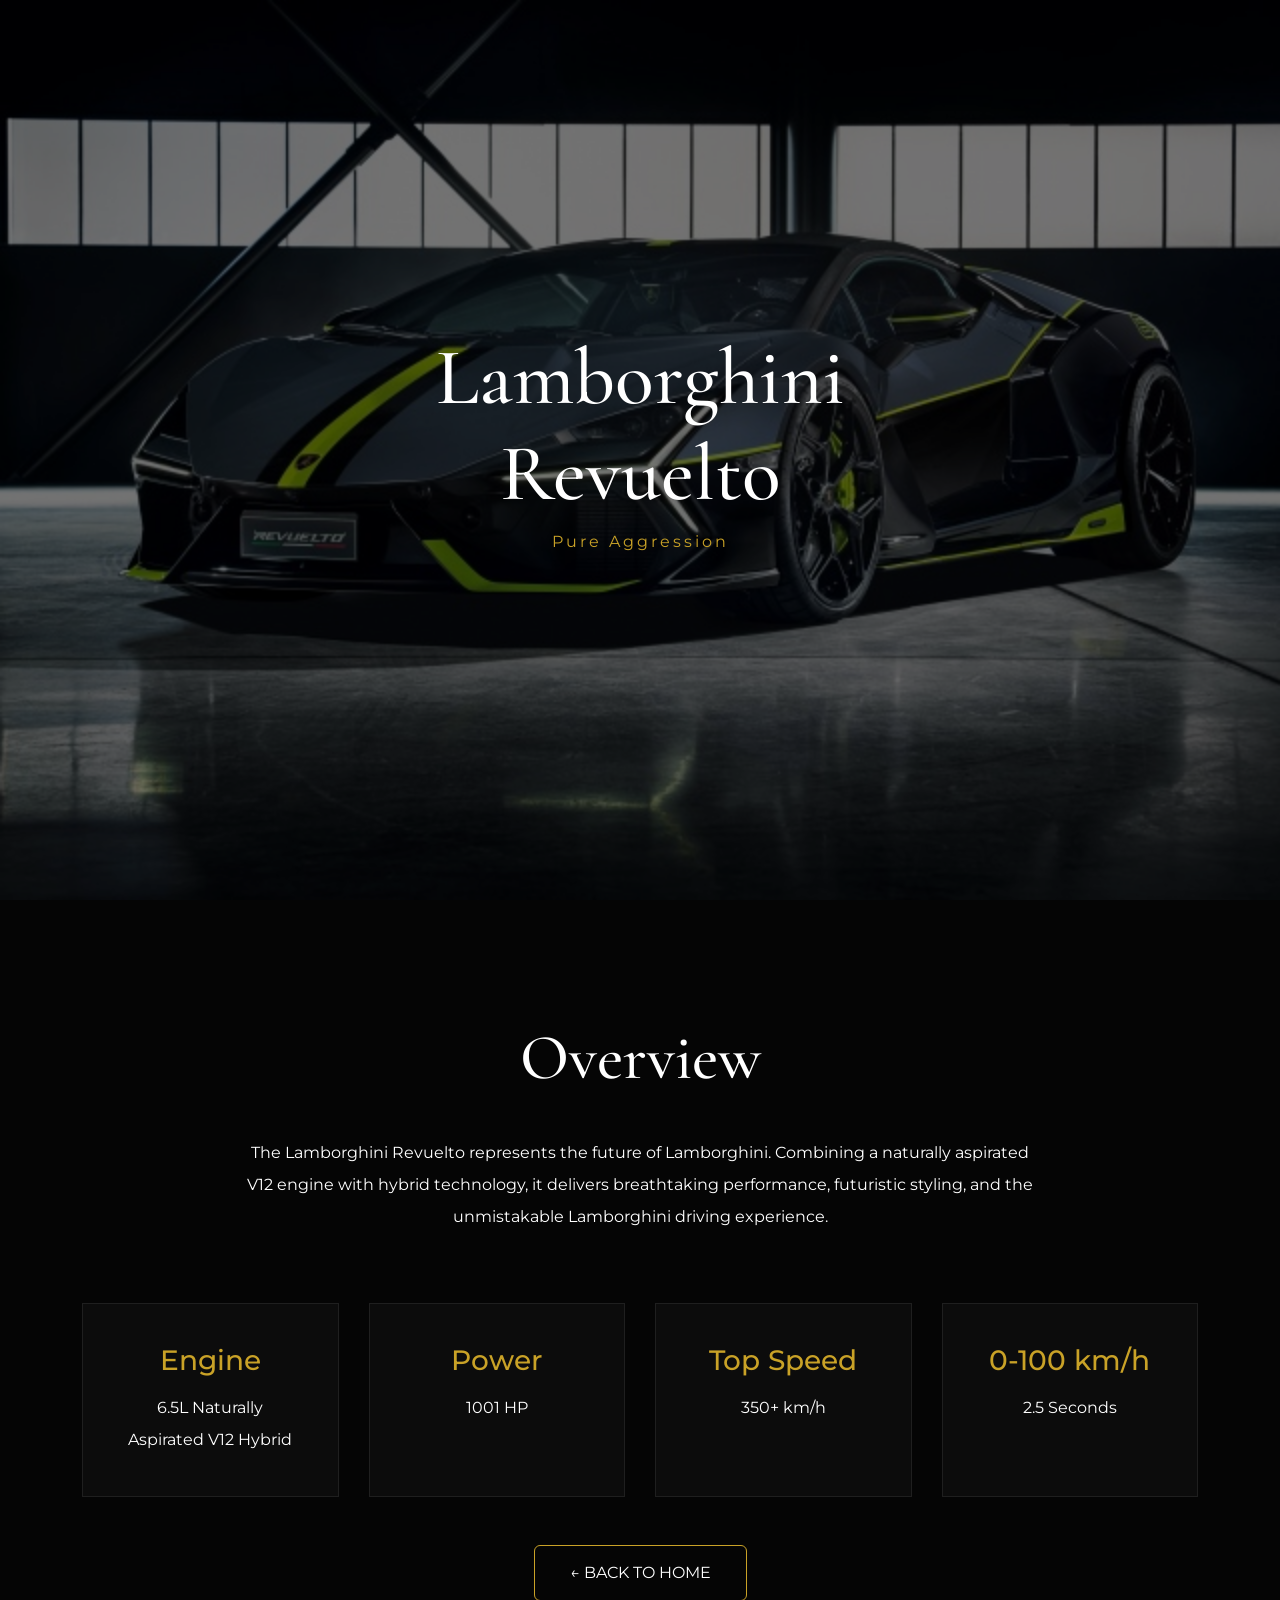
<file: luxuryCar/lamborghini.html>
<!DOCTYPE html>
<html lang="en">

<head>
    <meta charset="UTF-8">
    <meta name="viewport" content="width=device-width, initial-scale=1.0">
    <title> Lamborghini Revuelto | Velocita Moto </title>

    <link href="https://cdn.jsdelivr.net/npm/bootstrap@5.3.8/dist/css/bootstrap.min.css" rel="stylesheet">

    <link
        href="https://fonts.googleapis.com/css2?family=Cormorant+Garamond:wght@400;600;700&family=Montserrat:wght@300;400;500&display=swap"
        rel="stylesheet">

    <link rel="stylesheet" href="car-details.css">
</head>

<body>

    <section class="hero">

        <img src="img/showcase/lamborghini.jpg" alt="Lamborghini Revuelto">

        <div class="hero-content">

            <h1>Lamborghini Revuelto</h1>

            <p>Pure Aggression</p>

        </div>

    </section>

    <section class="details">

        <div class="container">

            <h2>Overview</h2>

            <p>
                The Lamborghini Revuelto represents the future of Lamborghini.
                Combining a naturally aspirated V12 engine with hybrid technology,
                it delivers breathtaking performance, futuristic styling,
                and the unmistakable Lamborghini driving experience.
            </p>

            <div class="spec-grid">

                <div class="spec-card">
                    <h3>Engine</h3>
                    <p>6.5L Naturally Aspirated V12 Hybrid</p>
                </div>

                <div class="spec-card">
                    <h3>Power</h3>
                    <p>1001 HP</p>
                </div>

                <div class="spec-card">
                    <h3>Top Speed</h3>
                    <p>350+ km/h</p>
                </div>

                <div class="spec-card">
                    <h3>0-100 km/h</h3>
                    <p>2.5 Seconds</p>
                </div>

            </div>

            <div class="text-center mt-5">

                <a href="../index.html" class="btn">
                    ← BACK TO HOME
                </a>

            </div>

        </div>

    </section>

</body>

</html>
</file>
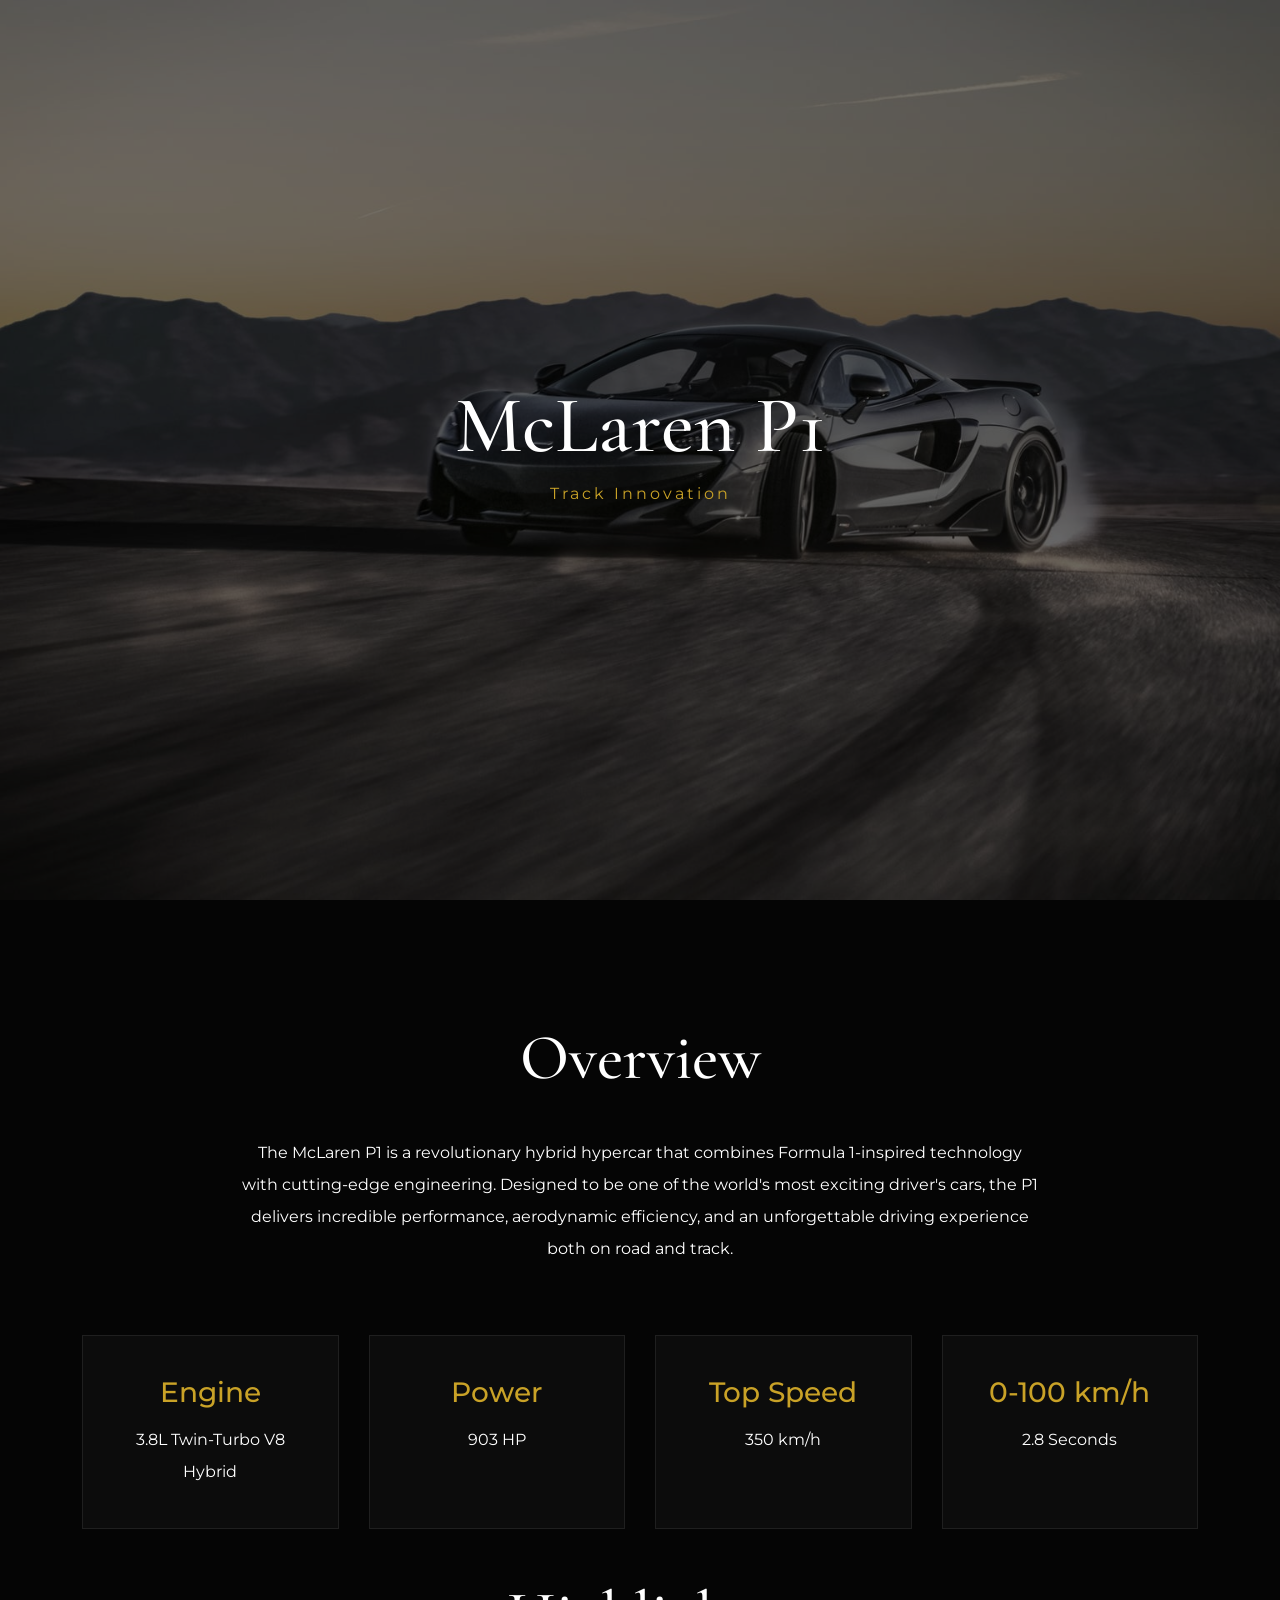
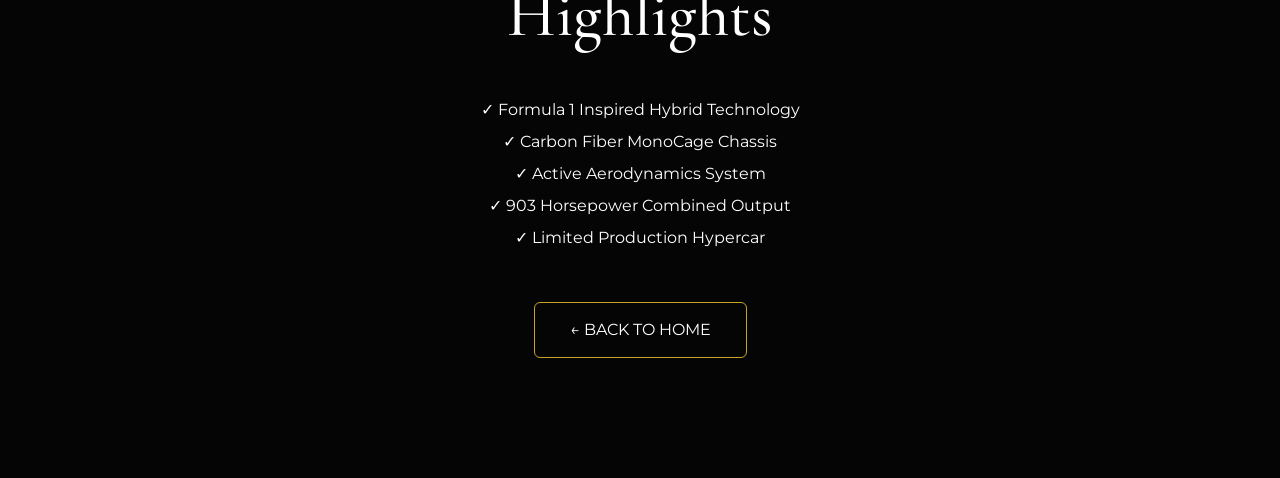
<file: luxuryCar/mclaren.html>
<!DOCTYPE html>
<html lang="en">

<head>
    <meta charset="UTF-8">
    <meta name="viewport" content="width=device-width, initial-scale=1.0">
    <title>McLaren P1 | Velocita Moto</title>

    <!-- Bootstrap -->
    <link href="https://cdn.jsdelivr.net/npm/bootstrap@5.3.8/dist/css/bootstrap.min.css" rel="stylesheet">

    <!-- Google Fonts -->
    <link href="https://fonts.googleapis.com/css2?family=Cormorant+Garamond:wght@400;600;700&family=Montserrat:wght@300;400;500&display=swap" rel="stylesheet">

    <!-- Custom CSS -->
    <link rel="stylesheet" href="car-details.css">
</head>

<body>

    <!-- Hero Section -->

    <section class="hero">

        <img src="img/showcase/mclaren.jpg" alt="McLaren P1">

        <div class="hero-content">

            <h1>McLaren P1</h1>

            <p>Track Innovation</p>

        </div>

    </section>

    <!-- Details Section -->

    <section class="details">

        <div class="container">

            <h2>Overview</h2>

            <p>
                The McLaren P1 is a revolutionary hybrid hypercar that combines
                Formula 1-inspired technology with cutting-edge engineering.
                Designed to be one of the world's most exciting driver's cars,
                the P1 delivers incredible performance, aerodynamic efficiency,
                and an unforgettable driving experience both on road and track.
            </p>

            <div class="spec-grid">

                <div class="spec-card">
                    <h3>Engine</h3>
                    <p>3.8L Twin-Turbo V8 Hybrid</p>
                </div>

                <div class="spec-card">
                    <h3>Power</h3>
                    <p>903 HP</p>
                </div>

                <div class="spec-card">
                    <h3>Top Speed</h3>
                    <p>350 km/h</p>
                </div>

                <div class="spec-card">
                    <h3>0-100 km/h</h3>
                    <p>2.8 Seconds</p>
                </div>

            </div>

            <!-- Highlights -->

            <div class="mt-5">

                <h2>Highlights</h2>

                <p>
                    ✓ Formula 1 Inspired Hybrid Technology<br>
                    ✓ Carbon Fiber MonoCage Chassis<br>
                    ✓ Active Aerodynamics System<br>
                    ✓ 903 Horsepower Combined Output<br>
                    ✓ Limited Production Hypercar
                </p>

            </div>

            <!-- Back Button -->

            <div class="text-center mt-5">

                <a href="../index.html" class="btn">
                    ← BACK TO HOME
                </a>

            </div>

        </div>

    </section>

    <!-- Bootstrap JS -->

    <script src="https://cdn.jsdelivr.net/npm/bootstrap@5.3.8/dist/js/bootstrap.bundle.min.js"></script>

</body>

</html>
</file>
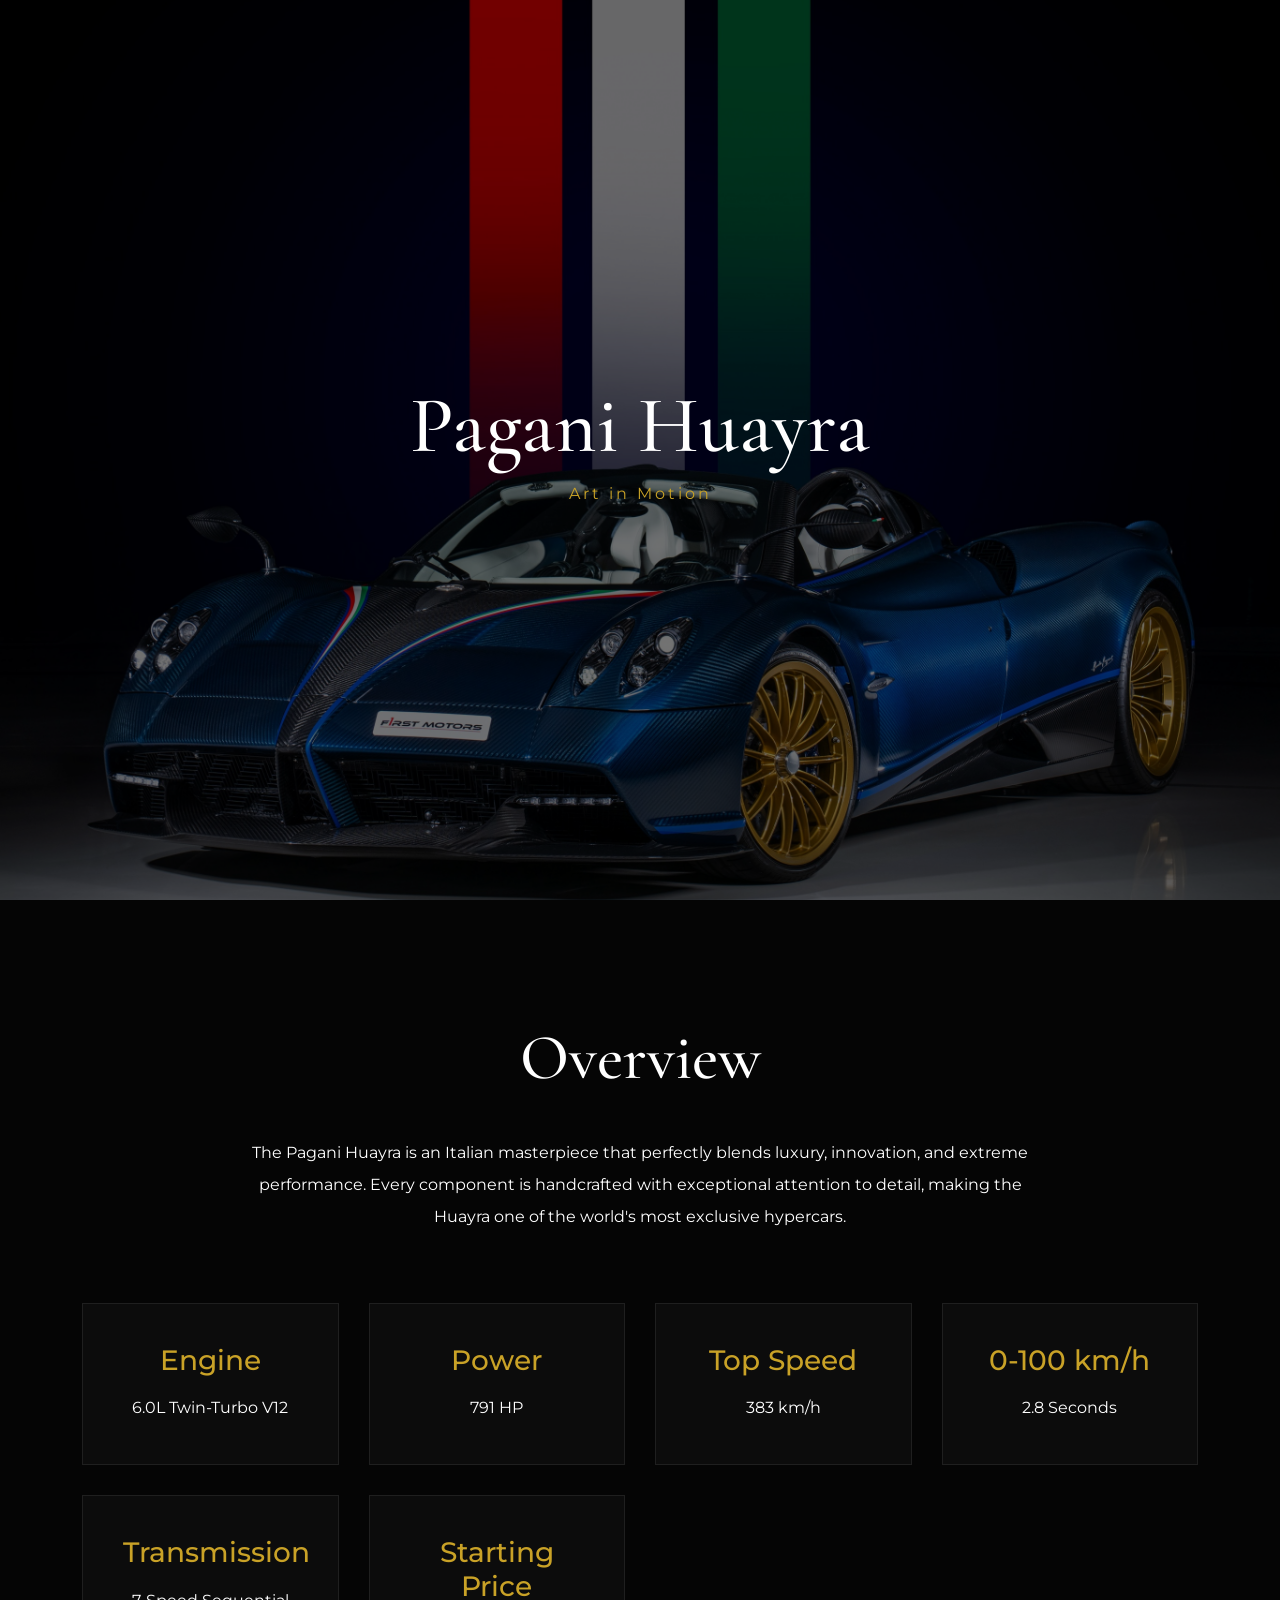
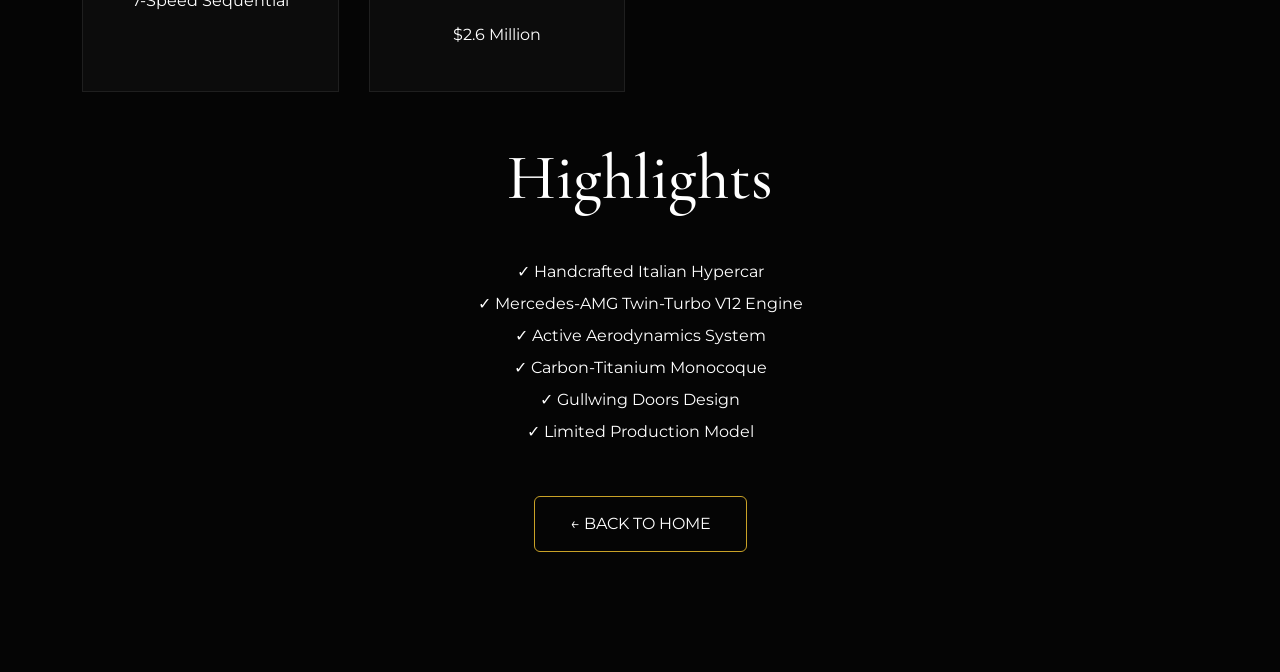
<file: luxuryCar/pagani.html>
<!DOCTYPE html>
<html lang="en">

<head>
    <meta charset="UTF-8">
    <meta name="viewport" content="width=device-width, initial-scale=1.0">
    <title>Pagani Huayra | Velocita Moto</title>

    <link href="https://cdn.jsdelivr.net/npm/bootstrap@5.3.8/dist/css/bootstrap.min.css" rel="stylesheet">

    <link href="https://fonts.googleapis.com/css2?family=Cormorant+Garamond:wght@400;600;700&family=Montserrat:wght@300;400;500&display=swap" rel="stylesheet">

    <link rel="stylesheet" href="car-details.css">
</head>

<body>

    <!-- Hero Section -->

    <section class="hero">

        <img src="img/showcase/pagani.jpg" alt="Pagani Huayra">

        <div class="hero-content">

            <h1>Pagani Huayra</h1>

            <p>Art in Motion</p>

        </div>

    </section>

    <!-- Details -->

    <section class="details">

        <div class="container">

            <h2>Overview</h2>

            <p>
                The Pagani Huayra is an Italian masterpiece that perfectly
                blends luxury, innovation, and extreme performance.
                Every component is handcrafted with exceptional attention
                to detail, making the Huayra one of the world's most
                exclusive hypercars.
            </p>

            <div class="spec-grid">

                <div class="spec-card">
                    <h3>Engine</h3>
                    <p>6.0L Twin-Turbo V12</p>
                </div>

                <div class="spec-card">
                    <h3>Power</h3>
                    <p>791 HP</p>
                </div>

                <div class="spec-card">
                    <h3>Top Speed</h3>
                    <p>383 km/h</p>
                </div>

                <div class="spec-card">
                    <h3>0-100 km/h</h3>
                    <p>2.8 Seconds</p>
                </div>

                <div class="spec-card">
                    <h3>Transmission</h3>
                    <p>7-Speed Sequential</p>
                </div>

                <div class="spec-card">
                    <h3>Starting Price</h3>
                    <p>$2.6 Million</p>
                </div>

            </div>

            <div class="mt-5">

                <h2>Highlights</h2>

                <p>
                    ✓ Handcrafted Italian Hypercar<br>
                    ✓ Mercedes-AMG Twin-Turbo V12 Engine<br>
                    ✓ Active Aerodynamics System<br>
                    ✓ Carbon-Titanium Monocoque<br>
                    ✓ Gullwing Doors Design<br>
                    ✓ Limited Production Model
                </p>

            </div>

            <div class="text-center mt-5">

                <a href="../index.html" class="btn">
                    ← BACK TO HOME
                </a>

            </div>

        </div>

    </section>

    <script src="https://cdn.jsdelivr.net/npm/bootstrap@5.3.8/dist/js/bootstrap.bundle.min.js"></script>

</body>

</html>
</file>
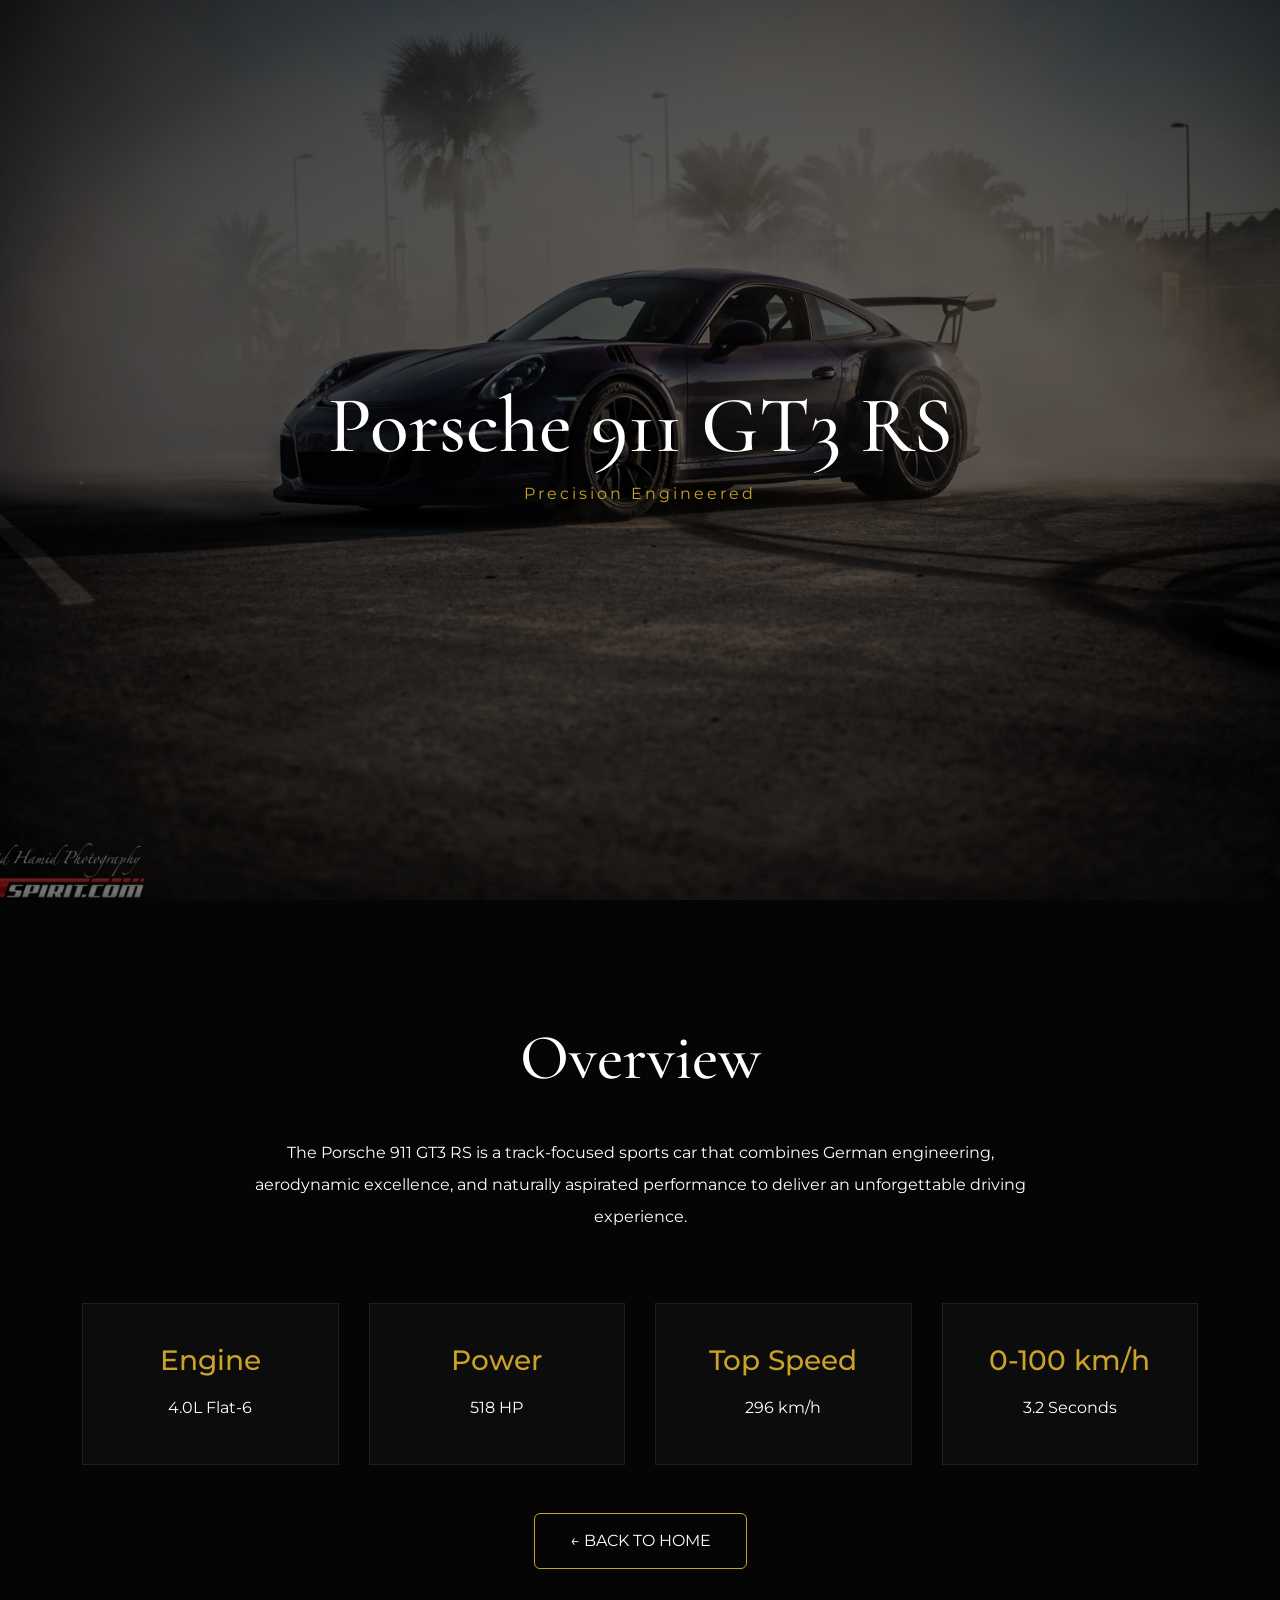
<file: luxuryCar/porsche.html>
<!DOCTYPE html>
<html lang="en">

<head>
    <meta charset="UTF-8">
    <meta name="viewport" content="width=device-width, initial-scale=1.0">

    <title>Porsche 911 GT3 RS | Velocita Moto</title>

    <link href="https://cdn.jsdelivr.net/npm/bootstrap@5.3.8/dist/css/bootstrap.min.css" rel="stylesheet">

    <link
        href="https://fonts.googleapis.com/css2?family=Cormorant+Garamond:wght@400;600;700&family=Montserrat:wght@300;400&display=swap"
        rel="stylesheet">

    <link rel="stylesheet" href="car-details.css">
</head>

<body>

    <section class="hero">

        <img src="img/showcase/porsche.jpg">

        <div class="hero-content">

            <h1>Porsche 911 GT3 RS</h1>

            <p>
                Precision Engineered
            </p>

        </div>

    </section>

    <section class="details">

        <div class="container">

            <h2>Overview</h2>

            <p>

                The Porsche 911 GT3 RS is a track-focused sports car that combines
                German engineering, aerodynamic excellence, and naturally aspirated
                performance to deliver an unforgettable driving experience.

            </p>

            <div class="spec-grid">

                <div class="spec-card">
                    <h3>Engine</h3>
                    <p>4.0L Flat-6</p>
                </div>

                <div class="spec-card">
                    <h3>Power</h3>
                    <p>518 HP</p>
                </div>

                <div class="spec-card">
                    <h3>Top Speed</h3>
                    <p>296 km/h</p>
                </div>

                <div class="spec-card">
                    <h3>0-100 km/h</h3>
                    <p>3.2 Seconds</p>
                </div>

            </div>

            <div class="text-center mt-5">

                <a href="../index.html" class="btn">
                    ← BACK TO HOME
                </a>

            </div>
        </div>

    </section>

</body>

</html>
</file>
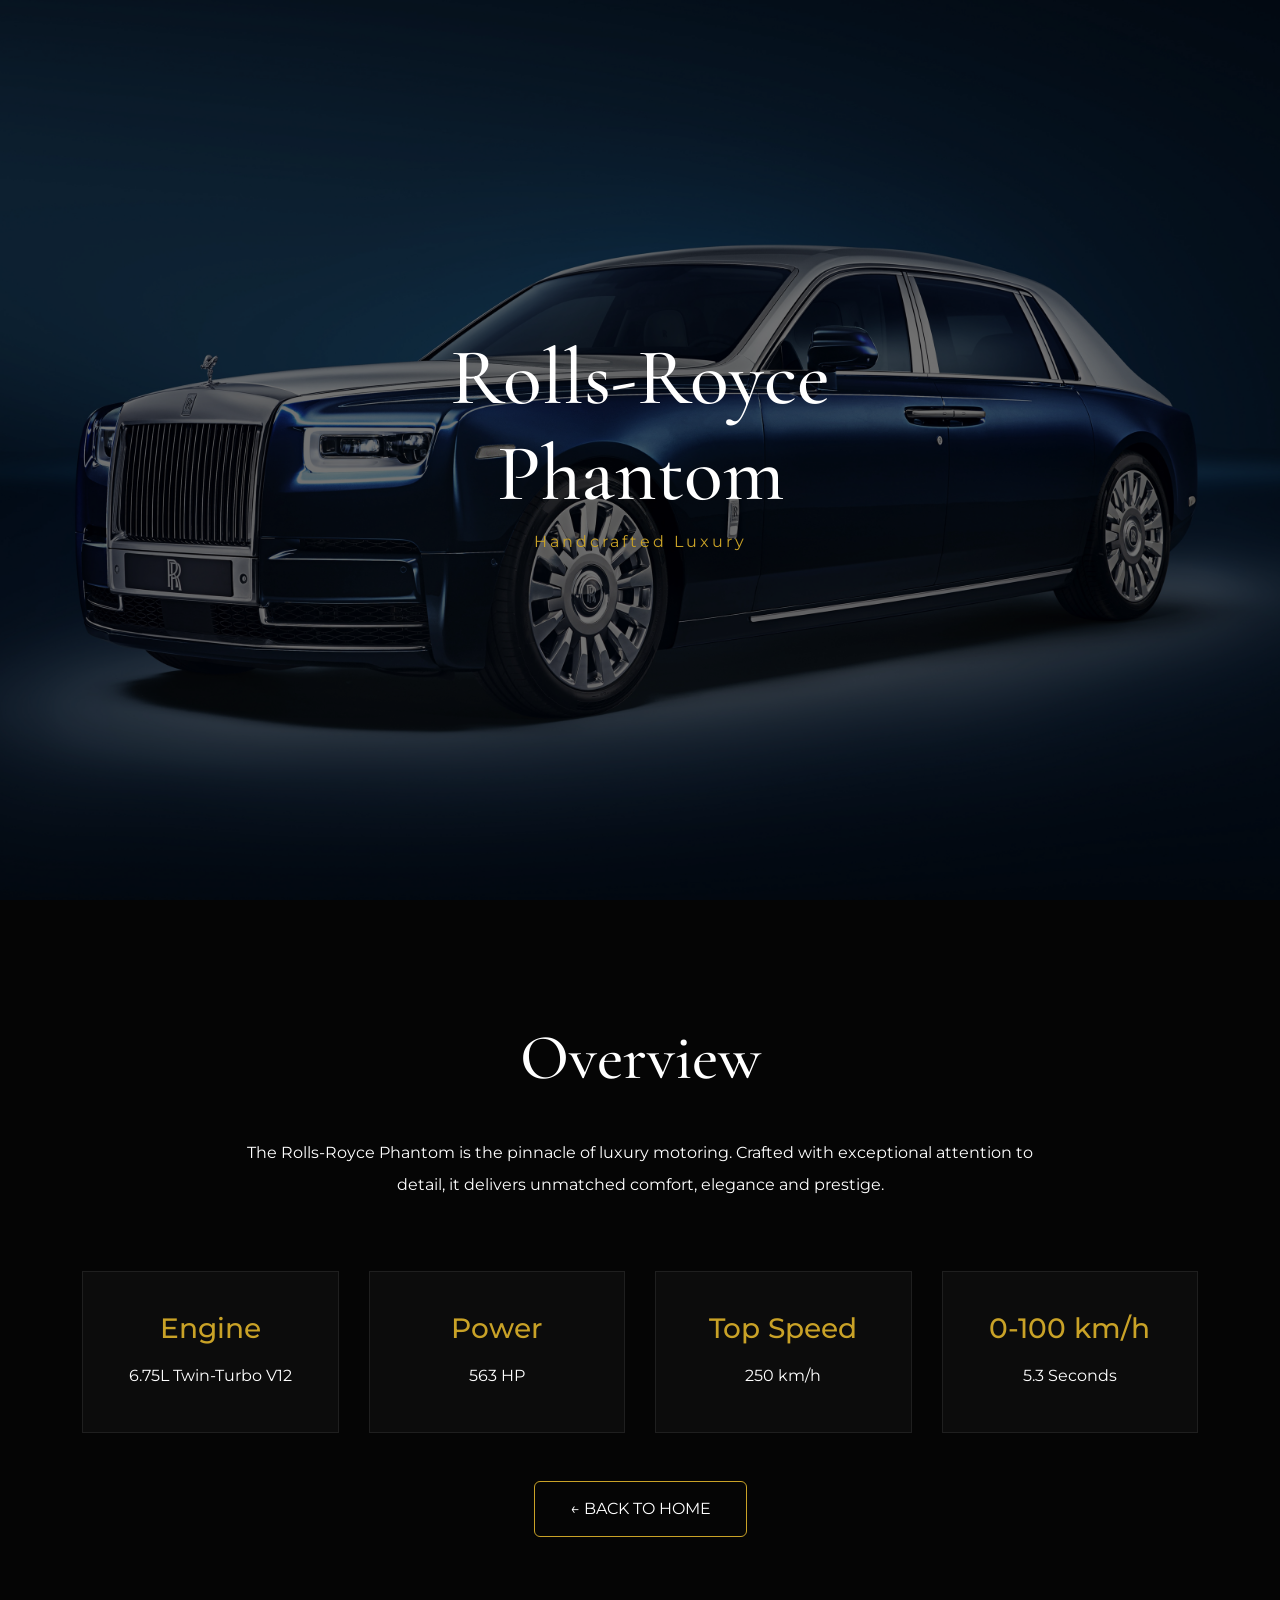
<file: luxuryCar/rolls-royce.html>
<!DOCTYPE html>
<html lang="en">

<head>
    <meta charset="UTF-8">
    <meta name="viewport" content="width=device-width, initial-scale=1.0">

    <title>Rolls-Royce Phantom | Velocita Moto</title>

    <link href="https://cdn.jsdelivr.net/npm/bootstrap@5.3.8/dist/css/bootstrap.min.css" rel="stylesheet">

    <link
        href="https://fonts.googleapis.com/css2?family=Cormorant+Garamond:wght@400;600;700&family=Montserrat:wght@300;400&display=swap"
        rel="stylesheet">

    <link rel="stylesheet" href="car-details.css">
</head>

<body>

    <section class="hero">

        <img src="img/showcase/rolls.jpg">

        <div class="hero-content">

            <h1>Rolls-Royce Phantom</h1>

            <p>
                Handcrafted Luxury
            </p>

        </div>

    </section>

    <section class="details">

        <div class="container">

            <h2>Overview</h2>

            <p>
                The Rolls-Royce Phantom is the pinnacle of luxury motoring.
                Crafted with exceptional attention to detail, it delivers
                unmatched comfort, elegance and prestige.
            </p>

            <div class="spec-grid">

                <div class="spec-card">
                    <h3>Engine</h3>
                    <p>6.75L Twin-Turbo V12</p>
                </div>

                <div class="spec-card">
                    <h3>Power</h3>
                    <p>563 HP</p>
                </div>

                <div class="spec-card">
                    <h3>Top Speed</h3>
                    <p>250 km/h</p>
                </div>

                <div class="spec-card">
                    <h3>0-100 km/h</h3>
                    <p>5.3 Seconds</p>
                </div>

            </div>
            <div class="text-center mt-5">

                <a href="../index.html" class="btn">
                    ← BACK TO HOME
                </a>

            </div>

        </div>

    </section>

</body>

</html>
</file>
<file: car-collection/style22.css>
/* ========================== */
/* GOOGLE FONT RESET */
/* ========================== */

* {
    margin: 0;
    padding: 0;
    box-sizing: border-box;
}

html {
    scroll-behavior: smooth;
}

body {
    background: #050505;
    color: #fff;
    font-family: 'Montserrat', sans-serif;
    overflow-x: hidden;
}

/* ========================== */
/* SECTION HEADER */
/* ========================== */

.section-header {
    text-align: center;
    margin-bottom: 70px;
}

.section-tag {
    display: inline-block;
    background: rgba(201, 162, 39, 0.12);
    border: 1px solid rgba(201, 162, 39, 0.2);
    color: #c9a227;
    padding: 6px 25px;
    font-size: 0.75rem;
    letter-spacing: 4px;
    text-transform: uppercase;
    border-radius: 30px;
    margin-bottom: 15px;
}

.header-divider {
    width: 60px;
    height: 3px;
    background: linear-gradient(90deg, #c9a227, transparent);
    margin: 20px auto 0;
}

/* ========================== */
/* PAGE HEADER */
/* ========================== */

.collection-section {
    padding: 100px 0 80px;
}

.page-title {
    text-align: center;
    font-family: 'Cormorant Garamond', serif;
    font-size: 5rem;
    font-weight: 600;
    color: #fff;
    margin-bottom: 15px;
}

.page-title span {
    color: #c9a227;
}

.page-subtitle {
    text-align: center;
    color: #bcbcbc;
    font-size: 1rem;
    letter-spacing: 2px;
}

/* ========================== */
/* FILTER BUTTONS */
/* ========================== */

.filter-buttons {
    display: flex;
    justify-content: center;
    flex-wrap: wrap;
    gap: 12px;
    margin-bottom: 50px;
}

.filter-btn {
    background: transparent;
    border: 1px solid rgba(255, 255, 255, 0.1);
    color: #888;
    padding: 8px 22px;
    font-size: 0.75rem;
    letter-spacing: 2px;
    text-transform: uppercase;
    border-radius: 30px;
    cursor: pointer;
    transition: all 0.4s ease;
    font-family: 'Montserrat', sans-serif;
}

.filter-btn:hover {
    border-color: #c9a227;
    color: #fff;
}

.filter-btn.active {
    background: #c9a227;
    border-color: #c9a227;
    color: #000;
    font-weight: 600;
}

/* ========================== */
/* CARD DESIGN */
/* ========================== */

.car-card {
    background: #0b0b0b;
    border: 1px solid rgba(255, 255, 255, .06);
    overflow: hidden;
    height: 100%;
    transition: all 0.5s cubic-bezier(0.22, 1, 0.36, 1);
    position: relative;
    border-radius: 12px;
}

.car-card:hover {
    transform: translateY(-12px);
    border-color: #c9a227;
    box-shadow: 0 20px 50px rgba(201, 162, 39, .08);
}

/* Card Image */
.card-image {
    position: relative;
    overflow: hidden;
    height: 260px;
}

.card-image img {
    width: 100%;
    height: 100%;
    object-fit: cover;
    transition: transform 0.8s cubic-bezier(0.22, 1, 0.36, 1);
}

.car-card:hover .card-image img {
    transform: scale(1.08);
}

.card-overlay {
    position: absolute;
    top: 15px;
    right: 15px;
    z-index: 2;
}

.card-tag {
    display: inline-block;
    background: rgba(0, 0, 0, 0.7);
    backdrop-filter: blur(10px);
    color: #c9a227;
    padding: 4px 16px;
    font-size: 0.65rem;
    letter-spacing: 2px;
    text-transform: uppercase;
    border-radius: 20px;
    border: 1px solid rgba(201, 162, 39, 0.2);
}

/* Card Content */
.card-content {
    padding: 25px 25px 20px;
}

.card-content h3 {
    font-family: 'Cormorant Garamond', serif;
    font-size: 2.2rem;
    color: white;
    margin-bottom: 10px;
    transition: color 0.3s ease;
}

.car-card:hover .card-content h3 {
    color: #c9a227;
}

.card-content p {
    color: #c8c8c8;
    line-height: 1.7;
    font-size: 0.9rem;
}

/* Card Footer */
.card-footer {
    display: flex;
    justify-content: space-between;
    align-items: center;
    margin-top: 18px;
    padding-top: 15px;
    border-top: 1px solid rgba(255, 255, 255, .06);
}

.card-country {
    color: #888;
    font-size: 0.8rem;
    letter-spacing: 1px;
}

.card-country i {
    color: #c9a227;
    margin-right: 6px;
}

.btn-explore-card {
    color: #fff;
    text-decoration: none;
    font-size: 0.8rem;
    letter-spacing: 2px;
    transition: all 0.3s ease;
}

.btn-explore-card i {
    margin-left: 8px;
    transition: transform 0.3s ease;
}

.btn-explore-card:hover {
    color: #c9a227;
}

.btn-explore-card:hover i {
    transform: translateX(6px);
}

/* Premium Light Effect */
.car-card::before {
    content: "";
    position: absolute;
    top: 0;
    left: -120%;
    width: 100%;
    height: 100%;
    background: linear-gradient(90deg, transparent, rgba(255, 255, 255, .05), transparent);
    transition: left 0.8s ease;
    z-index: 1;
    pointer-events: none;
}

.car-card:hover::before {
    left: 120%;
}

/* ========================== */
/* LOAD MORE BUTTON */
/* ========================== */

.btn-load-more {
    background: transparent;
    border: 1px solid rgba(255, 255, 255, 0.15);
    color: #fff;
    padding: 14px 40px;
    font-size: 0.85rem;
    letter-spacing: 3px;
    text-transform: uppercase;
    border-radius: 30px;
    cursor: pointer;
    transition: all 0.4s ease;
    font-family: 'Montserrat', sans-serif;
}

.btn-load-more i {
    margin-right: 10px;
    color: #c9a227;
}

.btn-load-more:hover {
    background: #c9a227;
    border-color: #c9a227;
    color: #000;
}

.btn-load-more:hover i {
    color: #000;
}

/* ========================== */
/* FASTEST CARS SECTION */
/* ========================== */

.fastest-cars-section {
    padding: 100px 0 120px;
    background: #050505;
}

.fastest-title {
    text-align: center;
    font-family: 'Cormorant Garamond', serif;
    font-size: 4.5rem;
    color: white;
    margin-bottom: 15px;
}

.fastest-title span {
    color: #c9a227;
}

.fastest-subtitle {
    text-align: center;
    color: #bdbdbd;
    letter-spacing: 2px;
}

.fastest-grid {
    display: grid;
    grid-template-columns: repeat(auto-fit, minmax(280px, 1fr));
    gap: 30px;
    margin-top: 50px;
}

.fastest-card {
    background: #0c0c0c;
    border: 1px solid rgba(255, 255, 255, .06);
    padding: 40px 30px;
    text-align: center;
    transition: all 0.4s cubic-bezier(0.22, 1, 0.36, 1);
    border-radius: 12px;
    position: relative;
    overflow: hidden;
}

.fastest-card:hover {
    transform: translateY(-10px);
    border-color: #c9a227;
    box-shadow: 0 15px 50px rgba(201, 162, 39, .1);
}

.fastest-card::before {
    content: "";
    position: absolute;
    top: 0;
    left: 0;
    width: 100%;
    height: 3px;
    background: linear-gradient(90deg, transparent, #c9a227, transparent);
    opacity: 0;
    transition: opacity 0.4s ease;
}

.fastest-card:hover::before {
    opacity: 1;
}

.rank {
    display: block;
    font-size: 3rem;
    color: #c9a227;
    font-family: 'Cormorant Garamond', serif;
    margin-bottom: 10px;
}

.fastest-icon {
    font-size: 2.5rem;
    color: #c9a227;
    margin-bottom: 15px;
}

.fastest-card h3 {
    color: white;
    font-size: 1.5rem;
    margin-bottom: 10px;
    font-family: 'Cormorant Garamond', serif;
}

.fastest-card p {
    color: #bdbdbd;
    font-size: 0.95rem;
}

.fastest-card p strong {
    color: #c9a227;
}

.fastest-detail {
    display: flex;
    justify-content: center;
    gap: 25px;
    margin-top: 15px;
    padding-top: 15px;
    border-top: 1px solid rgba(255, 255, 255, .06);
}

.fastest-detail span {
    color: #888;
    font-size: 0.8rem;
    letter-spacing: 1px;
}

.fastest-detail i {
    color: #c9a227;
    margin-right: 5px;
}

/* ========================== */
/* STATS COUNTER SECTION (NEW) */
/* ========================== */

.stats-counter-section {
    padding: 80px 0;
    background: #0a0a0a;
    border-top: 1px solid rgba(255, 255, 255, .04);
    border-bottom: 1px solid rgba(255, 255, 255, .04);
}

.stats-counter-grid {
    display: grid;
    grid-template-columns: repeat(4, 1fr);
    gap: 30px;
}

.stat-counter-item {
    text-align: center;
    padding: 30px 20px;
}

.stat-number {
    font-family: 'Cormorant Garamond', serif;
    font-size: 4rem;
    color: #c9a227;
    font-weight: 700;
    display: block;
}

.stat-label {
    color: #888;
    font-size: 0.9rem;
    letter-spacing: 2px;
    text-transform: uppercase;
    margin-top: 8px;
    display: block;
}

/* ========================== */
/* BRAND SHOWCASE SECTION (NEW) */
/* ========================== */

.brand-showcase-section {
    padding: 100px 0;
    background: #050505;
}

.showcase-title {
    text-align: center;
    font-family: 'Cormorant Garamond', serif;
    font-size: 4rem;
    color: white;
    margin-bottom: 15px;
}

.showcase-title span {
    color: #c9a227;
}

.showcase-subtitle {
    text-align: center;
    color: #bdbdbd;
    letter-spacing: 2px;
}

.brand-logos-grid {
    display: grid;
    grid-template-columns: repeat(auto-fit, minmax(120px, 1fr));
    gap: 25px;
    margin-top: 50px;
}

.brand-logo-item {
    background: #0c0c0c;
    border: 1px solid rgba(255, 255, 255, .06);
    padding: 25px 15px;
    text-align: center;
    border-radius: 12px;
    transition: all 0.4s ease;
    cursor: default;
}

.brand-logo-item:hover {
    transform: translateY(-8px);
    border-color: #c9a227;
    box-shadow: 0 10px 30px rgba(201, 162, 39, .08);
}

.brand-logo-item i {
    font-size: 2rem;
    color: #c9a227;
    display: block;
    margin-bottom: 10px;
}

.brand-logo-item span {
    color: #bdbdbd;
    font-size: 0.8rem;
    letter-spacing: 1px;
    font-weight: 300;
}

/* ========================== */
/* SCROLLBAR */
/* ========================== */

::-webkit-scrollbar {
    width: 8px;
}

::-webkit-scrollbar-track {
    background: #0a0a0a;
}

::-webkit-scrollbar-thumb {
    background: #333;
    border-radius: 4px;
}

::-webkit-scrollbar-thumb:hover {
    background: #c9a227;
}

/* ========================== */
/* RESPONSIVE */
/* ========================== */

@media (max-width: 992px) {
    .page-title {
        font-size: 3.5rem;
    }
    
    .fastest-title {
        font-size: 3.5rem;
    }
    
    .showcase-title {
        font-size: 3rem;
    }
    
    .stats-counter-grid {
        grid-template-columns: repeat(2, 1fr);
    }
}

@media (max-width: 768px) {
    .page-title {
        font-size: 2.7rem;
    }
    
    .fastest-title {
        font-size: 2.7rem;
    }
    
    .showcase-title {
        font-size: 2.2rem;
    }
    
    .page-subtitle {
        padding: 0 20px;
    }
    
    .card-content h3 {
        font-size: 1.8rem;
    }
    
    .card-image {
        height: 220px;
    }
    
    .fastest-grid {
        grid-template-columns: 1fr 1fr;
    }
    
    .fastest-detail {
        flex-direction: column;
        gap: 8px;
    }
    
    .brand-logos-grid {
        grid-template-columns: repeat(3, 1fr);
    }
    
    .filter-buttons {
        gap: 8px;
    }
    
    .filter-btn {
        padding: 6px 16px;
        font-size: 0.65rem;
    }
}

@media (max-width: 576px) {
    .fastest-grid {
        grid-template-columns: 1fr;
    }
    
    .brand-logos-grid {
        grid-template-columns: repeat(2, 1fr);
    }
    
    .stats-counter-grid {
        grid-template-columns: 1fr 1fr;
        gap: 15px;
    }
    
    .stat-number {
        font-size: 3rem;
    }
    
    .rank {
        font-size: 2.5rem;
    }
    
    .fastest-icon {
        font-size: 2rem;
    }
    
    .fastest-card h3 {
        font-size: 1.3rem;
    }
}

@media (max-width: 480px) {
    .page-title {
        font-size: 2.2rem;
    }
    
    .fastest-title {
        font-size: 2.2rem;
    }
    
    .showcase-title {
        font-size: 1.8rem;
    }
    
    .card-image {
        height: 180px;
    }
    
    .card-content {
        padding: 18px 18px 15px;
    }
    
    .card-content h3 {
        font-size: 1.5rem;
    }
    
    .section-tag {
        font-size: 0.6rem;
        padding: 4px 16px;
    }
    
    .brand-logos-grid {
        grid-template-columns: repeat(2, 1fr);
        gap: 15px;
    }
    
    .filter-buttons {
        gap: 6px;
    }
    
    .filter-btn {
        padding: 4px 12px;
        font-size: 0.55rem;
        letter-spacing: 1px;
    }
}

/* ========================== */
/* BACK TO HOME BUTTON */
/* ========================== */

.back-home-btn {
    position: fixed;
    bottom: 30px;
    left: 30px;
    z-index: 999;
    display: flex;
    align-items: center;
    gap: 12px;
    padding: 14px 28px;
    background: rgba(11, 11, 11, 0.9);
    backdrop-filter: blur(15px);
    border: 1px solid rgba(201, 162, 39, 0.3);
    border-radius: 50px;
    color: #fff;
    text-decoration: none;
    font-family: 'Montserrat', sans-serif;
    font-size: 0.85rem;
    letter-spacing: 2px;
    text-transform: uppercase;
    transition: all 0.4s cubic-bezier(0.22, 1, 0.36, 1);
    box-shadow: 0 4px 25px rgba(0, 0, 0, 0.4);
}

.back-home-btn i {
    font-size: 1.1rem;
    color: #c9a227;
    transition: transform 0.4s ease;
}

.back-home-btn span {
    color: #fff;
    transition: color 0.3s ease;
}

.back-home-btn:hover {
    background: #c9a227;
    border-color: #c9a227;
    transform: translateY(-3px);
    box-shadow: 0 10px 40px rgba(201, 162, 39, 0.25);
}

.back-home-btn:hover i {
    transform: translateX(-6px);
    color: #000;
}

.back-home-btn:hover span {
    color: #000;
}

/* Mobile Responsive */
@media (max-width: 768px) {
    .back-home-btn {
        bottom: 20px;
        left: 20px;
        padding: 12px 22px;
        font-size: 0.75rem;
        gap: 10px;
    }
    
    .back-home-btn i {
        font-size: 0.9rem;
    }
}

@media (max-width: 480px) {
    .back-home-btn {
        bottom: 15px;
        left: 15px;
        padding: 10px 18px;
        font-size: 0.65rem;
        gap: 8px;
        border-radius: 40px;
    }
    
    .back-home-btn i {
        font-size: 0.8rem;
    }
}
</file>
<file: luxuryCar/car-details.css>
*{
    margin:0;
    padding:0;
    box-sizing:border-box;
}

body{
    background:#050505;
    color:white;
    font-family:'Montserrat',sans-serif;
}

.hero{

    position:relative;

    height:100vh;

    overflow:hidden;
}

.hero img{

    width:100%;
    height:100%;

    object-fit:cover;
}

.hero::before{

    content:"";

    position:absolute;

    inset:0;

    background:rgba(0,0,0,.55);
}

.hero-content{

    position:absolute;

    top:50%;
    left:50%;

    transform:translate(-50%,-50%);

    text-align:center;
}

.hero-content h1{

    font-family:'Cormorant Garamond',serif;

    font-size:5rem;
}

.hero-content p{

    color:#c9a227;

    letter-spacing:3px;
}

.details{

    padding:120px 0;
}

.details h2{

    text-align:center;

    font-family:'Cormorant Garamond',serif;

    font-size:4rem;

    margin-bottom:40px;
}

.details p{

    text-align:center;

    max-width:800px;

    margin:auto;

    line-height:2;
}

.spec-grid{

    display:grid;

    grid-template-columns:
    repeat(auto-fit,minmax(250px,1fr));

    gap:30px;

    margin-top:70px;
}

.spec-card{

    background:#0c0c0c;

    border:1px solid rgba(255,255,255,.08);

    padding:40px;

    text-align:center;

    transition:.4s;
}

.spec-card:hover{

    transform:translateY(-10px);

    border-color:#c9a227;
}

.spec-card h3{

    color:#c9a227;

    margin-bottom:15px;
}
.spec-grid{

    display:grid;

    grid-template-columns:repeat(auto-fit,minmax(250px,1fr));

    gap:30px;

    margin-top:70px;
}
.btn{

    display:inline-block;

    padding:15px 35px;

    border:1px solid #c9a227;

    color:#fff;

    text-decoration:none;

    transition:.4s;
}

.btn:hover{

    background:#c9a227;

    color:#000;
}
</file>
